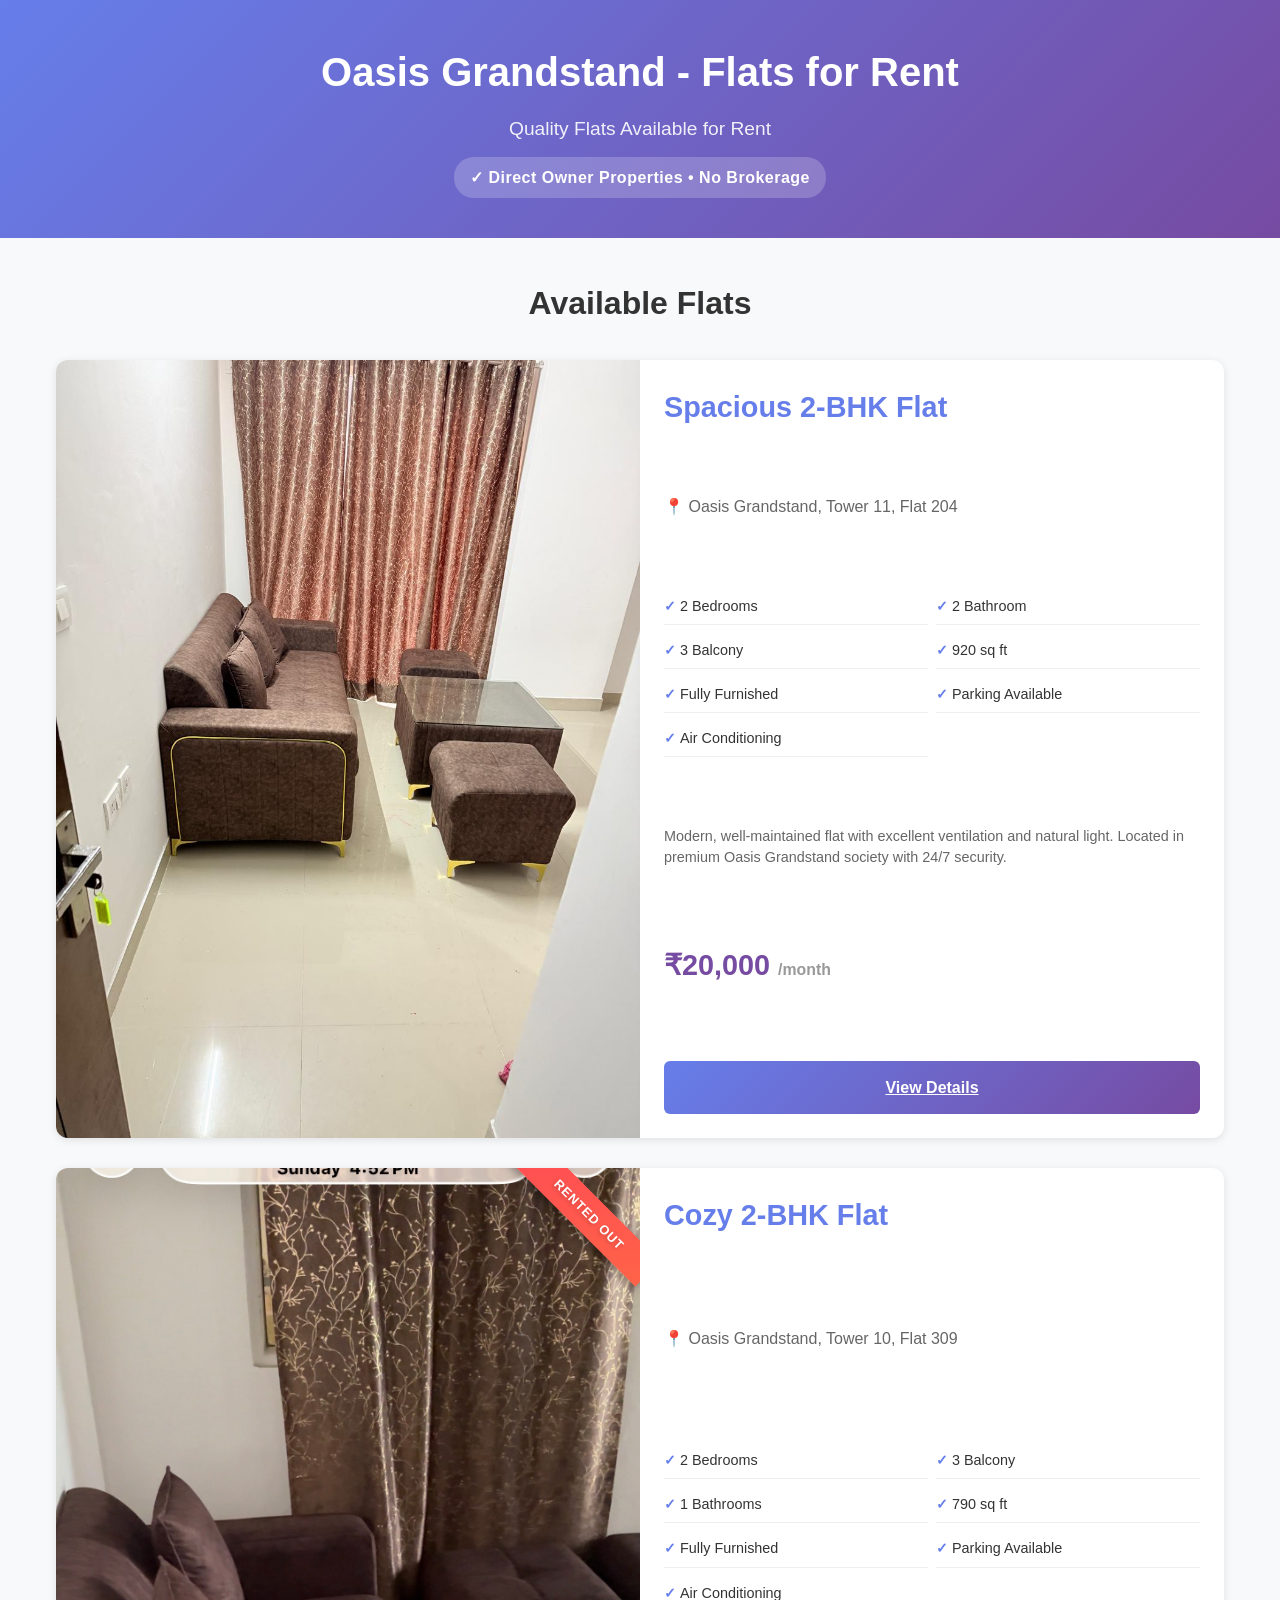
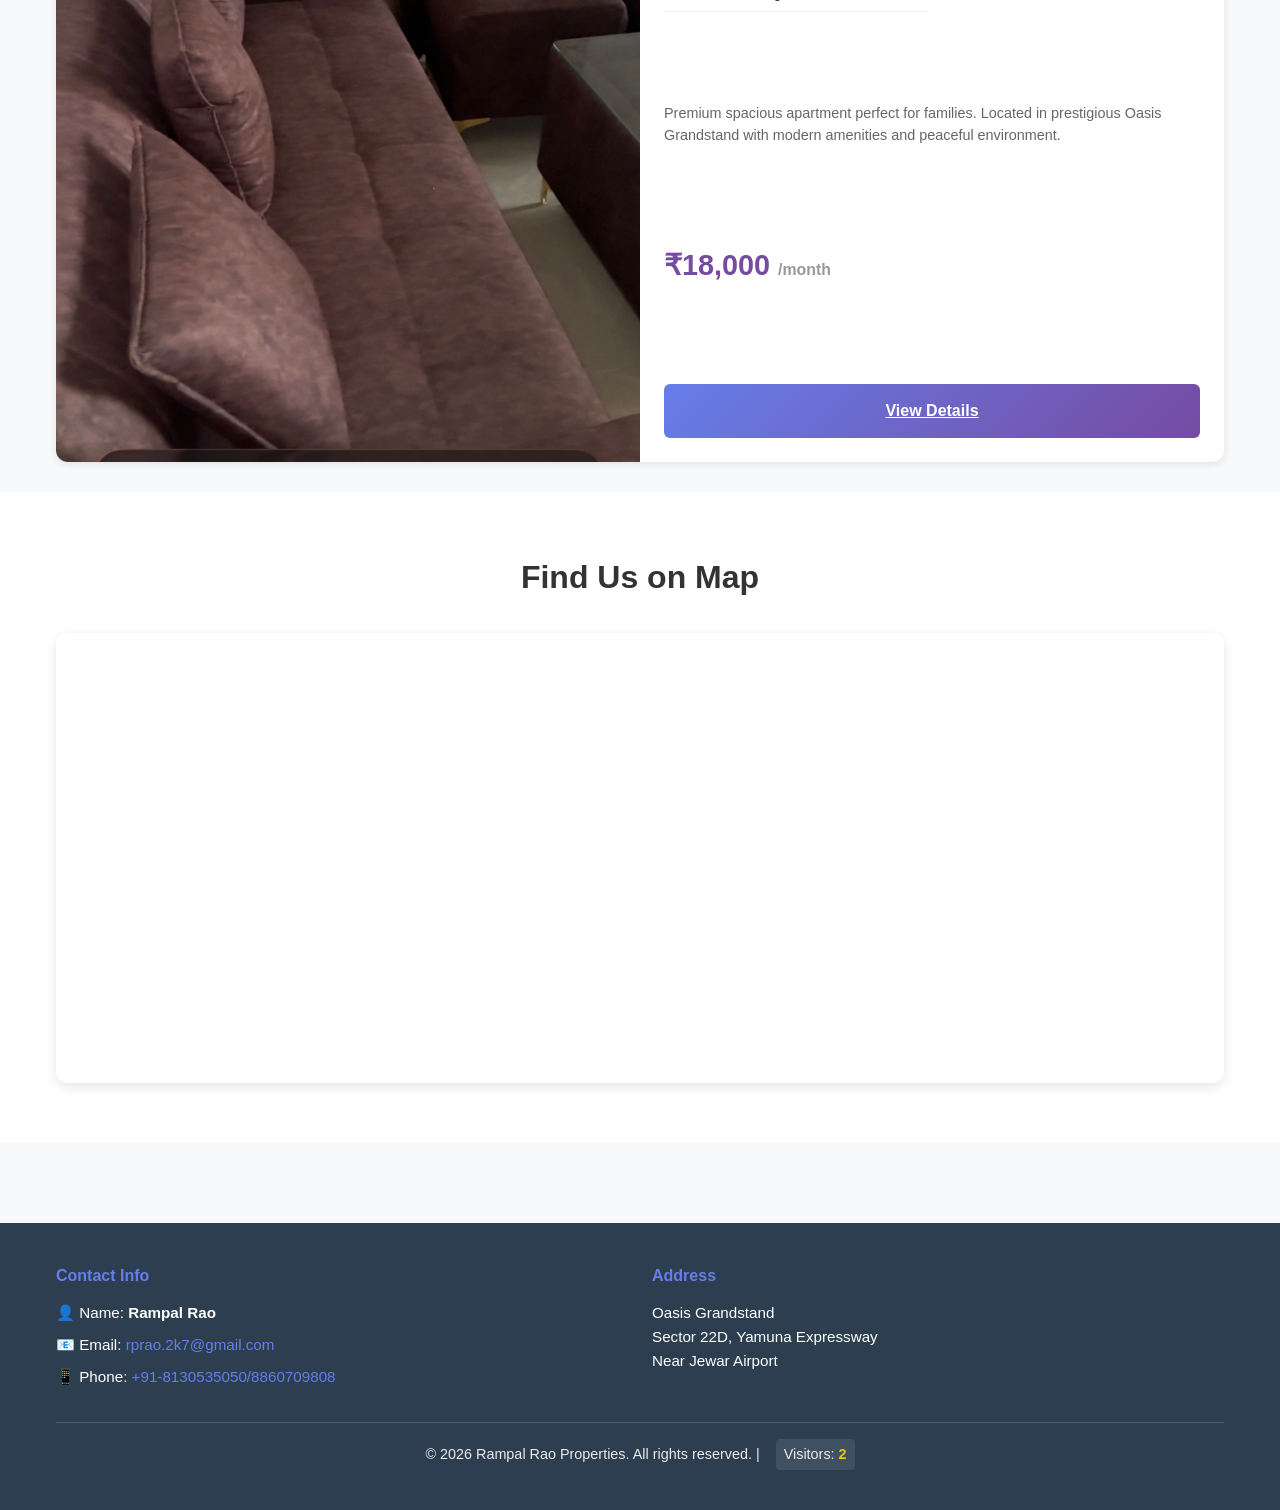
<file: index.html>
<!DOCTYPE html>
<html lang="en">
<head>
    <meta charset="UTF-8">
    <meta name="viewport" content="width=device-width, initial-scale=1.0">
    <title>Flats for Rent in Oasis Grandstand, Yamuna Expressway | Direct Owner</title>
    <meta name="description" content="Direct owner 2-BHK furnished flats for rent in Oasis Grandstand, Sector 22D, Yamuna Expressway near Jewar Airport. No brokerage. View rent, photos, amenities, and contact details.">
    <meta name="robots" content="index, follow">
    <meta name="author" content="Rampal Rao Properties">
    <meta name="keywords" content="Oasis Grandstand flat for rent, flats for rent Yamuna Expressway, 2 BHK rent Sector 22D, no brokerage flat rent, Jewar Airport rental flat">
    <link rel="canonical" href="https://rentmyflat.co.in/">
    <meta property="og:type" content="website">
    <meta property="og:title" content="Flats for Rent in Oasis Grandstand, Yamuna Expressway">
    <meta property="og:description" content="Direct owner furnished 2-BHK flats for rent in Oasis Grandstand, Sector 22D, Yamuna Expressway. No brokerage.">
    <meta property="og:url" content="https://rentmyflat.co.in/">
    <meta property="og:image" content="https://rentmyflat.co.in/images/flat1-1.jpg">
    <meta property="og:site_name" content="Rent My Flat">
    <meta name="twitter:card" content="summary_large_image">
    <meta name="twitter:title" content="Flats for Rent in Oasis Grandstand, Yamuna Expressway">
    <meta name="twitter:description" content="Direct owner furnished 2-BHK flats for rent in Oasis Grandstand. No brokerage.">
    <meta name="twitter:image" content="https://rentmyflat.co.in/images/flat1-1.jpg">
    <link rel="stylesheet" href="styles.css">
    <script type="application/ld+json">
    {
        "@context": "https://schema.org",
        "@type": "RealEstateAgent",
        "name": "Rampal Rao Properties",
        "url": "https://rentmyflat.co.in/",
        "image": "https://rentmyflat.co.in/images/flat1-1.jpg",
        "telephone": "+91-8130535050",
        "email": "rprao.2k7@gmail.com",
        "address": {
            "@type": "PostalAddress",
            "streetAddress": "Oasis Grandstand, Sector 22D, Yamuna Expressway",
            "addressLocality": "Greater Noida",
            "addressRegion": "Uttar Pradesh",
            "addressCountry": "IN"
        },
        "areaServed": "Yamuna Expressway",
        "makesOffer": [
            {
                "@type": "Offer",
                "url": "https://rentmyflat.co.in/phoenix-204.html",
                "price": "20000",
                "priceCurrency": "INR",
                "availability": "https://schema.org/InStock",
                "itemOffered": {
                    "@type": "Apartment",
                    "name": "2-BHK Furnished Flat in Oasis Grandstand Tower 11 Flat 204",
                    "address": "Oasis Grandstand, Sector 22D, Yamuna Expressway, Greater Noida",
                    "floorSize": {
                        "@type": "QuantitativeValue",
                        "value": "920",
                        "unitCode": "FTK"
                    },
                    "numberOfRooms": 2
                }
            },
            {
                "@type": "Offer",
                "url": "https://rentmyflat.co.in/sepang-309.html",
                "price": "18000",
                "priceCurrency": "INR",
                "availability": "https://schema.org/SoldOut",
                "itemOffered": {
                    "@type": "Apartment",
                    "name": "2-BHK Furnished Flat in Oasis Grandstand Tower 10 Flat 309",
                    "address": "Oasis Grandstand, Sector 22D, Yamuna Expressway, Greater Noida",
                    "floorSize": {
                        "@type": "QuantitativeValue",
                        "value": "790",
                        "unitCode": "FTK"
                    },
                    "numberOfRooms": 2
                }
            }
        ]
    }
    </script>
</head>
<body>
<header>
    <div class="container">
        <h1>Oasis Grandstand - Flats for Rent</h1>
        <p class="tagline">Quality Flats Available for Rent</p>
        <p class="direct-owner-badge">✓ Direct Owner Properties • No Brokerage</p>
    </div>
</header>

<nav class="mobile-nav">
    <a href="#listings" class="nav-link">Listings</a>
    <a href="#contact" class="nav-link">Contact</a>
</nav>

<main>
    <div class="container">
        <section class="listings" id="listings">
            <h2>Available Flats</h2>

            <div class="flat-card">
                <div class="flat-image-wrapper">
                    <img src="images/flat1-1.jpg" alt="Spacious 2-Bedroom Flat">
                    <!--<div class="rented-out-strip">RENTED OUT</div>-->
                </div>
                <div class="flat-details">
                    <h3>Spacious 2-BHK Flat</h3>
                    <p class="location">📍 Oasis Grandstand, Tower 11, Flat 204</p>
                    <ul class="features">
                        <li>2 Bedrooms</li>
                        <li>2 Bathroom</li>
                        <li>3 Balcony</li>
                        <li>920 sq ft</li>
                        <li>Fully Furnished</li>
                        <li>Parking Available</li>
                        <li>Air Conditioning</li>
                    </ul>
                    <p class="description">Modern, well-maintained flat with excellent ventilation and natural light. Located in premium Oasis Grandstand society with 24/7 security.</p>
                    <p class="price">₹20,000 <span class="period">/month</span></p>
                    <a class="btn btn-primary" href="phoenix-204.html">View Details</a>
                </div>
            </div>

            <div class="flat-card">
                <div class="flat-image-wrapper">
                    <img src="images/flat2-1.jpg" alt="Cozy 3-Bedroom Flat">
                    <div class="rented-out-strip">RENTED OUT</div>
                </div>
                <div class="flat-details">
                    <h3>Cozy 2-BHK Flat</h3>
                    <p class="location">📍 Oasis Grandstand, Tower 10, Flat 309</p>
                    <ul class="features">
                        <li>2 Bedrooms</li>
                        <li>3 Balcony</li>
                        <li>1 Bathrooms</li>
                        <li>790 sq ft</li>
                        <li>Fully Furnished</li>
                        <li>Parking Available</li>
                        <li>Air Conditioning</li>
                    </ul>
                    <p class="description">Premium spacious apartment perfect for families. Located in prestigious Oasis Grandstand with modern amenities and peaceful environment.</p>
                    <p class="price">₹18,000 <span class="period">/month</span></p>
                    <a class="btn btn-primary" href="sepang-309.html">View Details</a>
                </div>
            </div>
        </section>
    </div>
        <!-- Google Map Section -->
        <section class="map-section">
            <div class="container">
                <h2>Find Us on Map</h2>
                <div class="map-container">
                    <iframe src="https://maps.google.com/maps?q=oasis+grandstand+yamuna+expressway&t=&z=13&ie=UTF8&iwloc=&output=embed" width="100%" height="450" style="border:0;" allowfullscreen="" loading="lazy" referrerpolicy="no-referrer-when-downgrade"></iframe>
                </div>
            </div>
        </section>
    </main>

<footer id="contact">
    <div class="container">
        <div class="footer-content">
            <div class="footer-section">
                <h4>Contact Info</h4>
                <p>👤 Name: <strong>Rampal Rao</strong></p>
                <p>📧 Email: <a href="mailto:contact@rprao.2k7@gmail.com">rprao.2k7@gmail.com</a></p>
                <p>📱 Phone: <a href="tel:+91-8130535050">+91-8130535050/8860709808</a></p>
            </div>
            <div class="footer-section">
                <h4>Address</h4>
                <p>Oasis Grandstand<br />Sector 22D, Yamuna Expressway<br />Near Jewar Airport</p>
            </div>
        </div>
        <p class="copyright">&copy; 2026 Rampal Rao Properties. All rights reserved. | <span id="visit-counter">Visitors: <strong>0</strong></span></p>
    </div>
</footer>

<script src="counter.js"></script>
</body>
</html>
</file>
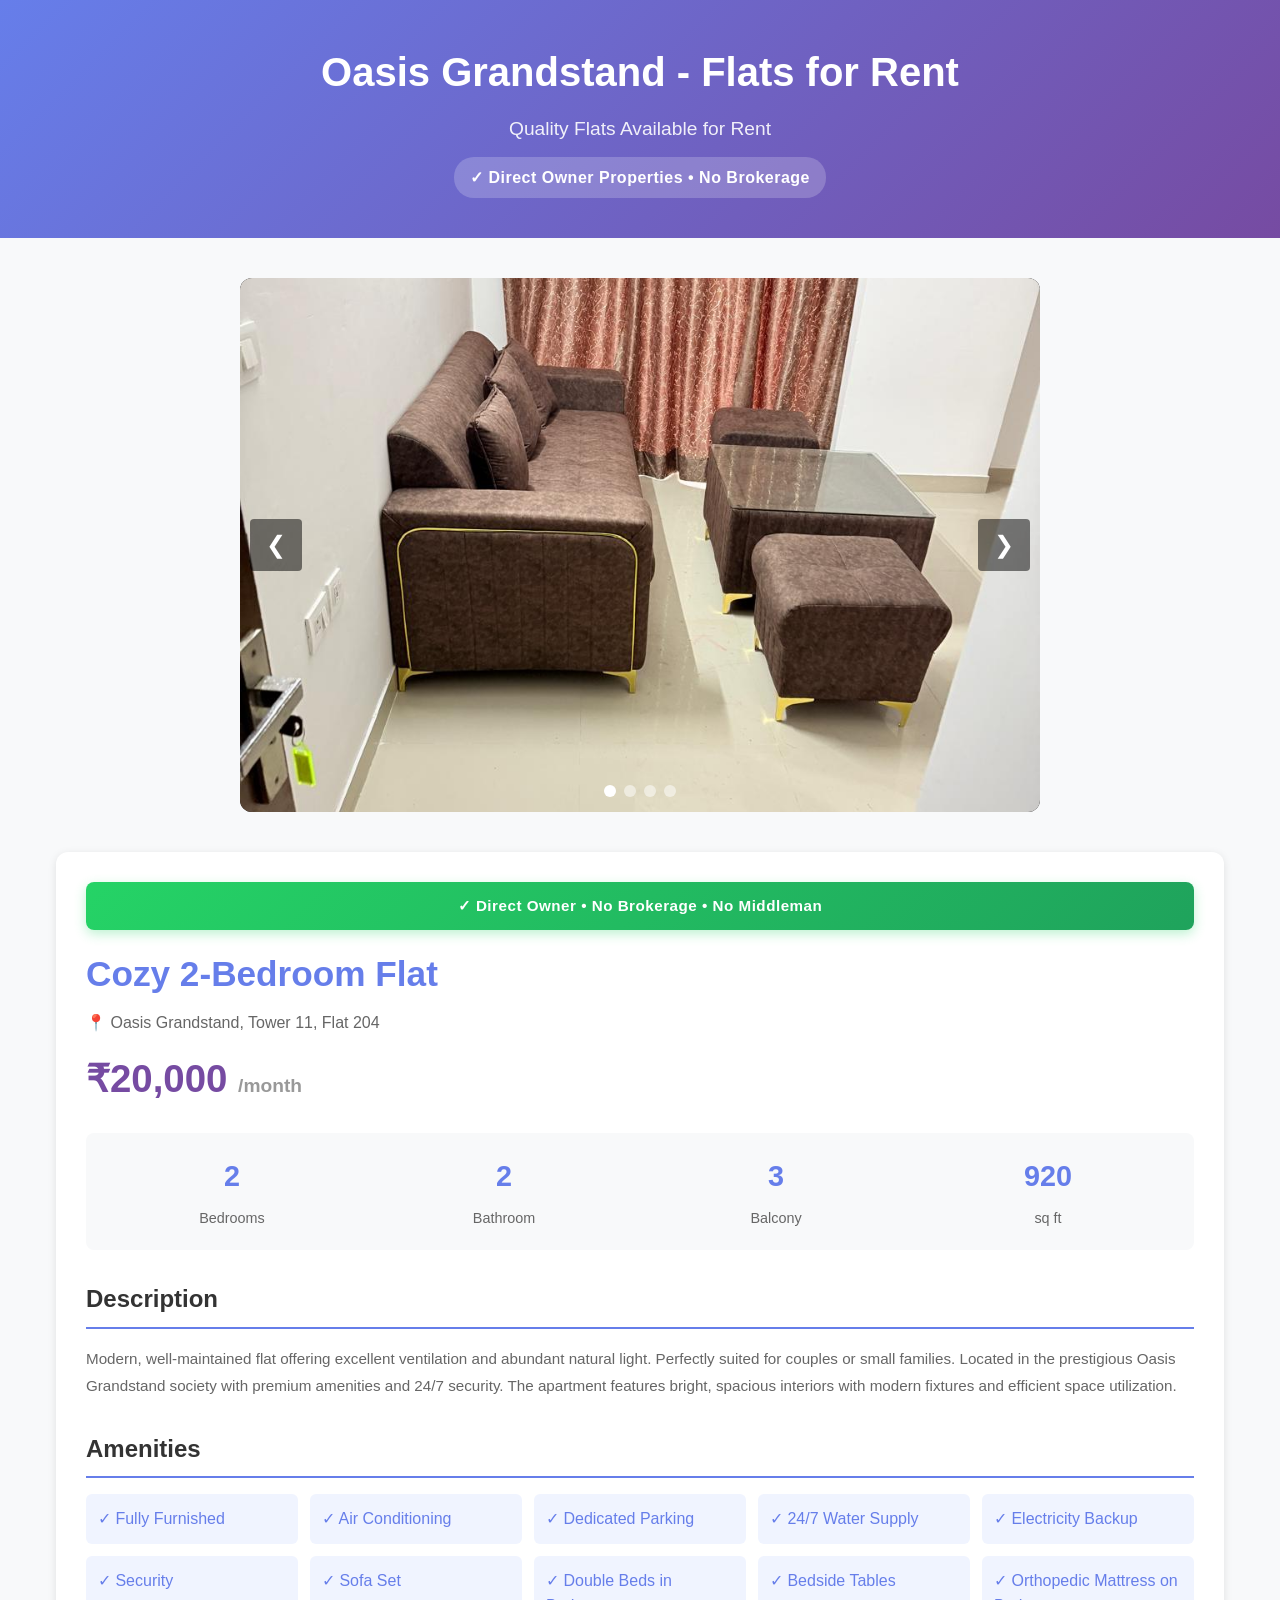
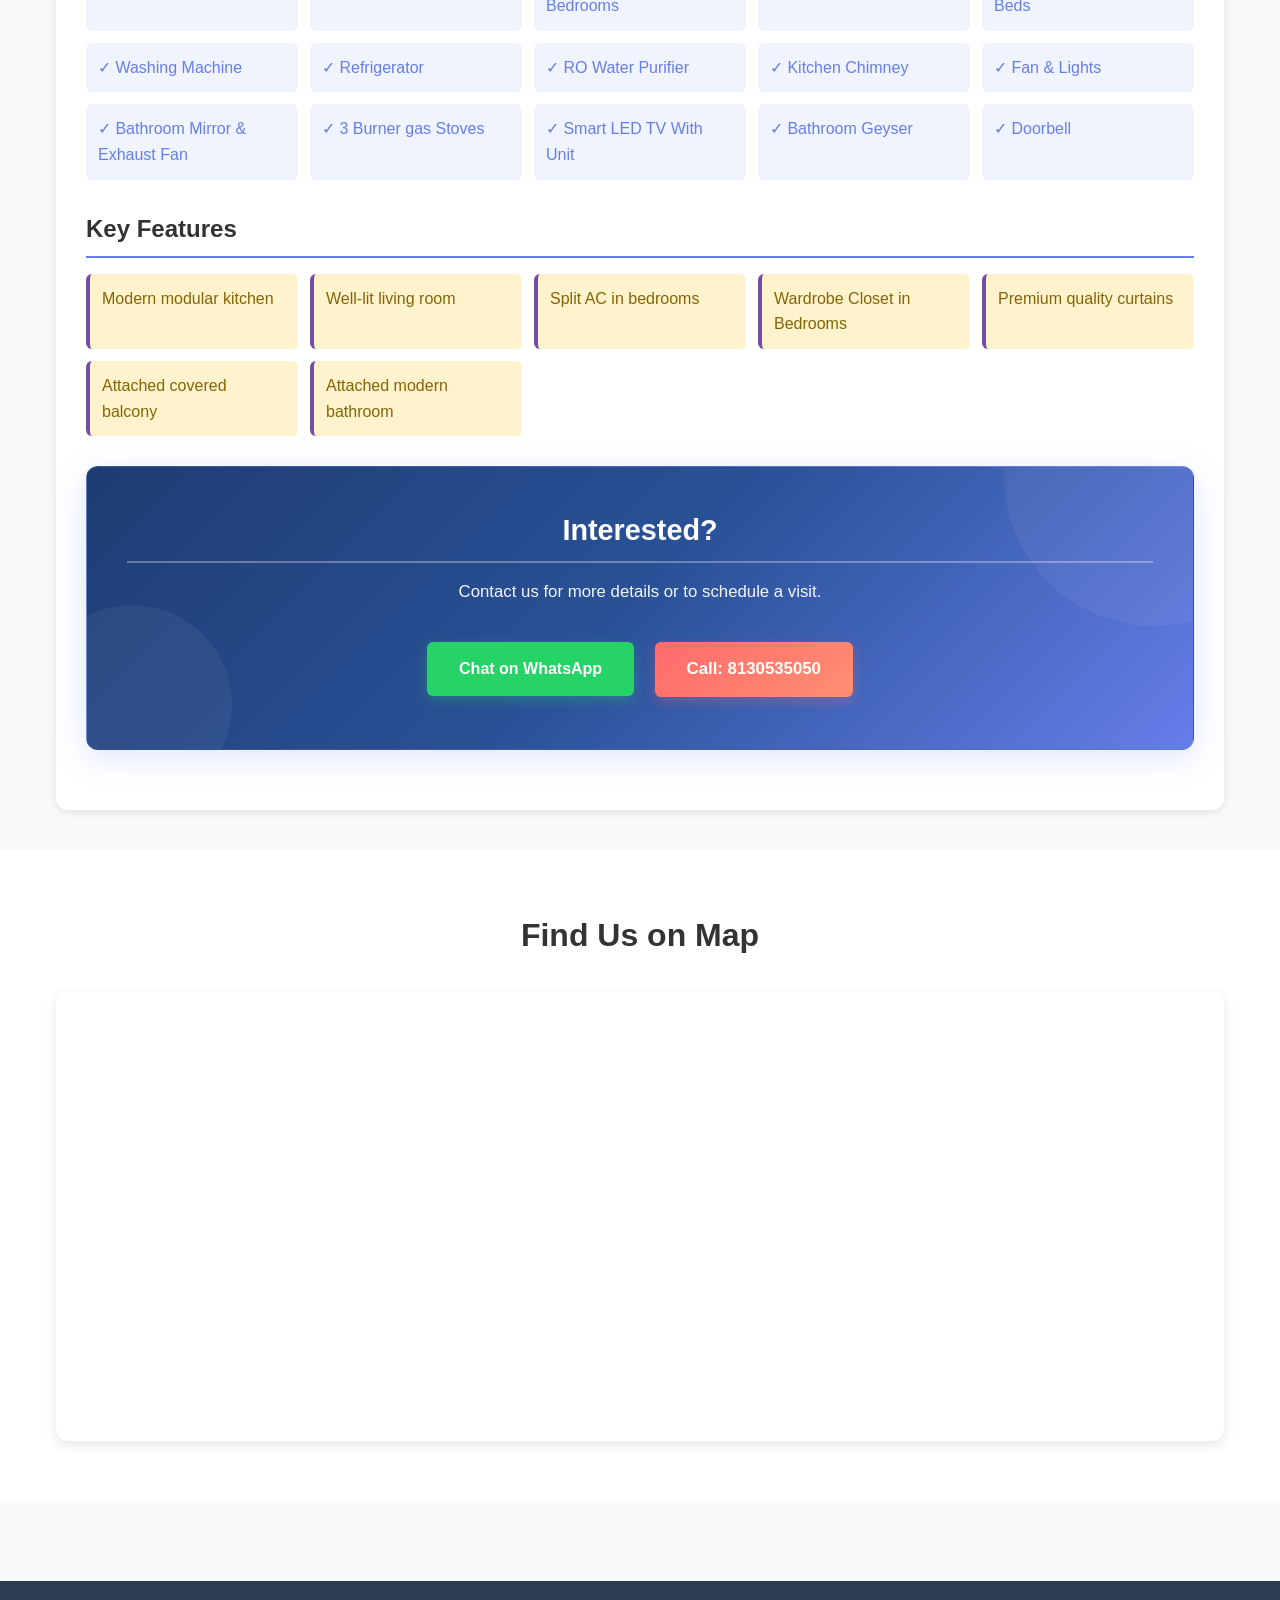
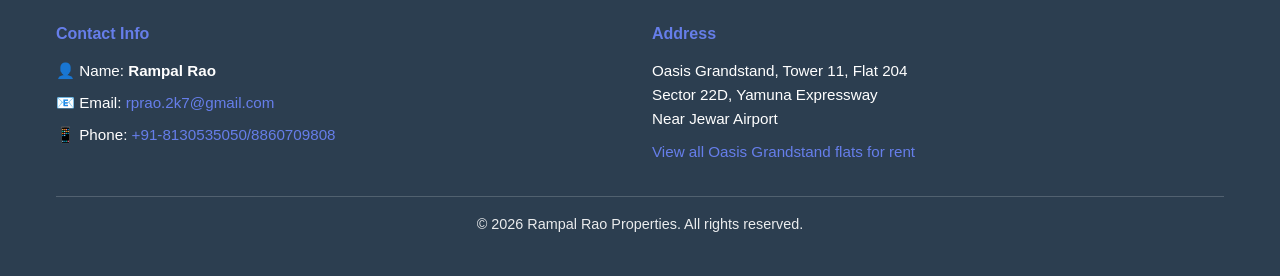
<file: phoenix-204.html>
<!DOCTYPE html>
<html lang="en">
<head>
    <meta charset="UTF-8">
    <meta name="viewport" content="width=device-width, initial-scale=1.0">
    <title>2-BHK Furnished Flat for Rent in Oasis Grandstand Tower 11 | No Brokerage</title>
    <meta name="description" content="2-BHK fully furnished flat for rent in Oasis Grandstand Tower 11, Flat 204, Sector 22D, Yamuna Expressway. Direct owner listing, no brokerage, 920 sq ft, parking, AC, and security.">
    <meta name="robots" content="index, follow">
    <meta name="author" content="Rampal Rao Properties">
    <meta name="keywords" content="Oasis Grandstand Tower 11 flat rent, Flat 204 Oasis Grandstand, 2 BHK furnished flat Yamuna Expressway, no brokerage rental flat Greater Noida">
    <link rel="canonical" href="https://rentmyflat.co.in/phoenix-204.html">
    <meta property="og:type" content="product">
    <meta property="og:title" content="2-BHK Furnished Flat for Rent in Oasis Grandstand Tower 11">
    <meta property="og:description" content="Direct owner 2-BHK furnished flat for rent in Oasis Grandstand Tower 11, Flat 204. No brokerage.">
    <meta property="og:url" content="https://rentmyflat.co.in/phoenix-204.html">
    <meta property="og:image" content="https://rentmyflat.co.in/images/flat1-1.jpg">
    <meta property="og:site_name" content="Rent My Flat">
    <meta name="twitter:card" content="summary_large_image">
    <meta name="twitter:title" content="2-BHK Furnished Flat for Rent in Oasis Grandstand Tower 11">
    <meta name="twitter:description" content="Direct owner listing. 920 sq ft furnished flat with parking, AC, and 24/7 security.">
    <meta name="twitter:image" content="https://rentmyflat.co.in/images/flat1-1.jpg">
    <link rel="stylesheet" href="styles.css">
    <link rel="stylesheet" href="property.css">
    <script type="application/ld+json">
    {
        "@context": "https://schema.org",
        "@type": "Apartment",
        "name": "2-BHK Furnished Flat for Rent in Oasis Grandstand Tower 11 Flat 204",
        "description": "Modern 2-BHK furnished flat for rent in Oasis Grandstand Tower 11, Flat 204, with excellent ventilation, natural light, parking, air conditioning, and 24/7 security.",
        "url": "https://rentmyflat.co.in/phoenix-204.html",
        "image": [
            "https://rentmyflat.co.in/images/flat1-1.jpg",
            "https://rentmyflat.co.in/images/flat1-2.jpg",
            "https://rentmyflat.co.in/images/flat1-3.jpg"
        ],
        "address": {
            "@type": "PostalAddress",
            "streetAddress": "Oasis Grandstand, Tower 11, Flat 204, Sector 22D, Yamuna Expressway",
            "addressLocality": "Greater Noida",
            "addressRegion": "Uttar Pradesh",
            "addressCountry": "IN"
        },
        "floorSize": {
            "@type": "QuantitativeValue",
            "value": "920",
            "unitCode": "FTK"
        },
        "numberOfRooms": 2,
        "amenityFeature": [
            {"@type": "LocationFeatureSpecification", "name": "Fully Furnished", "value": true},
            {"@type": "LocationFeatureSpecification", "name": "Air Conditioning", "value": true},
            {"@type": "LocationFeatureSpecification", "name": "Dedicated Parking", "value": true},
            {"@type": "LocationFeatureSpecification", "name": "24/7 Security", "value": true}
        ],
        "offers": {
            "@type": "Offer",
            "price": "20000",
            "priceCurrency": "INR",
            "availability": "https://schema.org/InStock",
            "url": "https://rentmyflat.co.in/phoenix-204.html",
            "seller": {
                "@type": "RealEstateAgent",
                "name": "Rampal Rao Properties",
                "telephone": "+91-8130535050",
                "email": "rprao.2k7@gmail.com"
            }
        }
    }
    </script>
</head>
<body>
    <header>
        <div class="container">
            <h1>Oasis Grandstand - Flats for Rent</h1>
            <p class="tagline">Quality Flats Available for Rent</p>
            <p class="direct-owner-badge">✓ Direct Owner Properties • No Brokerage</p>
        </div>
    </header>

    <nav class="mobile-nav">
        <a href="index.html" class="nav-link">← Back</a>
        <a href="#contact" class="nav-link">Contact</a>
    </nav>

    <main>
        <div class="container">
            <section class="property-detail">
                <!-- Image Slider -->
                <div class="slider-container">
                    <div class="slider">
                        <img class="slide active" src="images/flat1-1.jpg" alt="Living Room">
                        <img class="slide" src="images/flat1-2.jpg" alt="Master Bedroom">
                        <img class="slide" src="images/flat1-3.jpg" alt="Kitchen">
                        <img class="slide" src="images/flat1-4.jpg" alt="Bathroom1">
                        <img class="slide" src="images/flat1-5.jpg" alt="Bathroom-1">
                        <img class="slide" src="images/flat1-6.jpg" alt="Bathroom-2">
                        <img class="slide" src="images/flat1-7.jpg" alt="Kitchen-1">
                        <img class="slide" src="images/flat1-8.jpg" alt="Kitchen-2">
                        <img class="slide" src="images/flat1-9.jpg" alt="TV Unit">
                        <img class="slide" src="images/flat1-10.jpg" alt="Balcony View">

                    </div>
                    <button class="slider-btn prev" onclick="changeSlide(-1)">❮</button>
                    <button class="slider-btn next" onclick="changeSlide(1)">❯</button>
                    <div class="slider-dots">
                        <span class="dot active" onclick="currentSlide(0)"></span>
                        <span class="dot" onclick="currentSlide(1)"></span>
                        <span class="dot" onclick="currentSlide(2)"></span>
                        <span class="dot" onclick="currentSlide(3)"></span>
                    </div>
                </div>

                <!-- Video Section -->
                <!--<div class="video-section">
                    <h2>📹 Virtual Tour</h2>
                    <div class="video-container">
                        <iframe width="100%" height="500" src="https://www.youtube.com/embed/dQw4w9WgXcQ" allow="accelerometer; autoplay; clipboard-write; encrypted-media; gyroscope; picture-in-picture" allowfullscreen></iframe>
                    </div>
                    <p class="video-description">Watch a complete virtual tour of our beautiful 2-bedroom flat. See the spacious living areas, modern kitchen, comfortable bedrooms, and premium amenities.</p>
                </div>-->

                <!-- Property Details -->
                <div class="property-info">
                    <div class="no-brokerage-badge">✓ Direct Owner • No Brokerage • No Middleman</div>
                    <h1>Cozy 2-Bedroom Flat</h1>
                    <p class="location">📍 Oasis Grandstand, Tower 11, Flat 204</p>
                    <p class="price-large">₹20,000 <span class="period">/month</span></p>

                    <!-- Basic Info -->
                    <div class="property-stats">
                        <div class="stat">
                            <span class="stat-value">2</span>
                            <span class="stat-label">Bedrooms</span>
                        </div>
                        <div class="stat">
                            <span class="stat-value">2</span>
                            <span class="stat-label">Bathroom</span>
                        </div>
                        <div class="stat">
                            <span class="stat-value">3</span>
                            <span class="stat-label">Balcony</span>
                        </div>
                        <div class="stat">
                            <span class="stat-value">920</span>
                            <span class="stat-label">sq ft</span>
                        </div>
                    </div>

                    <!-- Description -->
                    <div class="description-section">
                        <h2>Description</h2>
                        <p>Modern, well-maintained flat offering excellent ventilation and abundant natural light. Perfectly suited for couples or small families. Located in the prestigious Oasis Grandstand society with premium amenities and 24/7 security. The apartment features bright, spacious interiors with modern fixtures and efficient space utilization.</p>
                    </div>

                    <!-- Amenities -->
                    <div class="amenities-section">
                        <h2>Amenities</h2>
                        <ul class="amenities-list">
                            <li>✓ Fully Furnished</li>
                            <li>✓ Air Conditioning</li>
                            <li>✓ Dedicated Parking</li>
                            <li>✓ 24/7 Water Supply</li>
                            <li>✓ Electricity Backup</li>
                            <li>✓ Security</li>
                            <li>✓ Sofa Set</li>
                            <li>✓ Double Beds in Bedrooms</li>
                            <li>✓ Bedside Tables</li>
                            <li>✓ Orthopedic Mattress on Beds</li>
                            <li>✓ Washing Machine</li>
                            <li>✓ Refrigerator</li>
                            <li>✓ RO Water Purifier</li>
                            <li>✓ Kitchen Chimney</li>
                            <li>✓ Fan & Lights</li>
                            <li>✓ Bathroom Mirror & Exhaust Fan</li>
                            <li>✓ 3 Burner gas Stoves</li>
                            <li>✓ Smart LED TV With Unit </li>
                            <li>✓ Bathroom Geyser</li>
                            <li>✓ Doorbell</li>
                        </ul>
                    </div>

                    <!-- Features -->
                    <div class="features-section">
                        <h2>Key Features</h2>
                        <ul class="features-list">
                            <li>Modern modular kitchen</li>
                            <li>Well-lit living room</li>
                            <li>Split AC in bedrooms</li>
                            <li>Wardrobe Closet in Bedrooms</li>
                            <li>Premium quality curtains</li>
                            <li>Attached covered balcony</li>
                            <li>Attached modern bathroom</li>
                        </ul>
                    </div>

                    <!-- Contact -->
                    <div class="contact-section">
                        <h2>Interested?</h2>
                        <p>Contact us for more details or to schedule a visit.</p>
                        <a class="whatsapp" href="https://wa.me/918130535050" target="_blank">Chat on WhatsApp</a>
                        <a class="btn btn-primary btn-large" href="tel:+918130535050">Call: 8130535050</a>
                    </div>
                </div>
            </section>
        </div>

        <!-- Google Map Section -->
        <section class="map-section">
            <div class="container">
                <h2>Find Us on Map</h2>
                <div class="map-container">
                    <iframe src="https://maps.google.com/maps?q=oasis+grandstand+yamuna+expressway&t=&z=13&ie=UTF8&iwloc=&output=embed" width="100%" height="450" style="border:0;" allowfullscreen="" loading="lazy" referrerpolicy="no-referrer-when-downgrade"></iframe>
                </div>
            </div>
        </section>
    </main>

<footer id="contact">
        <div class="container">
            <div class="footer-content">
                <div class="footer-section">
                    <h4>Contact Info</h4>
                    <p>👤 Name: <strong>Rampal Rao</strong></p>
                    <p>📧 Email: <a href="mailto:contact@rprao.2k7@gmail.com">rprao.2k7@gmail.com</a></p>
                    <p>📱 Phone: <a href="tel:+91-8130535050">+91-8130535050/8860709808</a></p>
                </div>
                <div class="footer-section">
                    <h4>Address</h4>
                    <p>Oasis Grandstand, Tower 11, Flat 204<br />Sector 22D, Yamuna Expressway<br />Near Jewar Airport</p>
                    <p><a href="https://rentmyflat.co.in/">View all Oasis Grandstand flats for rent</a></p>
                </div>
            </div>
            <p class="copyright">&copy; 2026 Rampal Rao Properties. All rights reserved.</p>
        </div>
    </footer>

    <script src="property.js"></script>
</body>
</html>
</file>
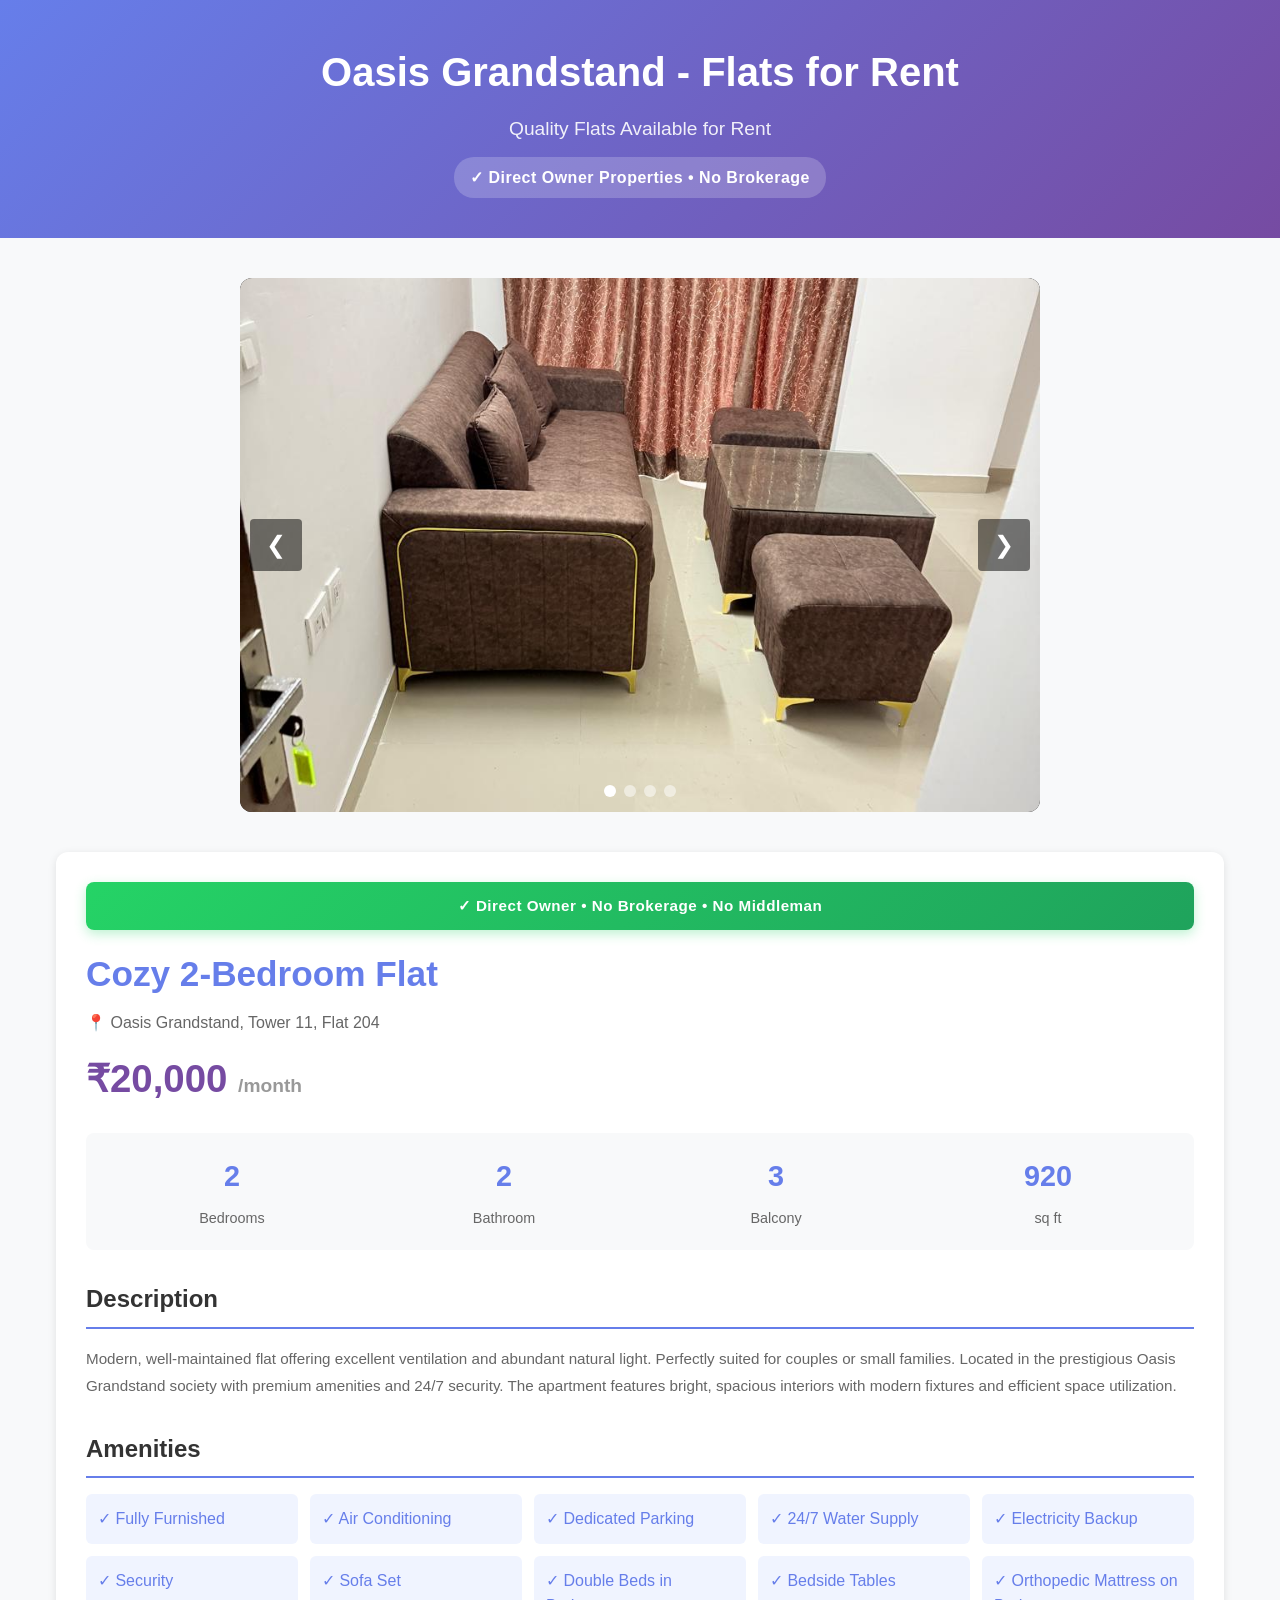
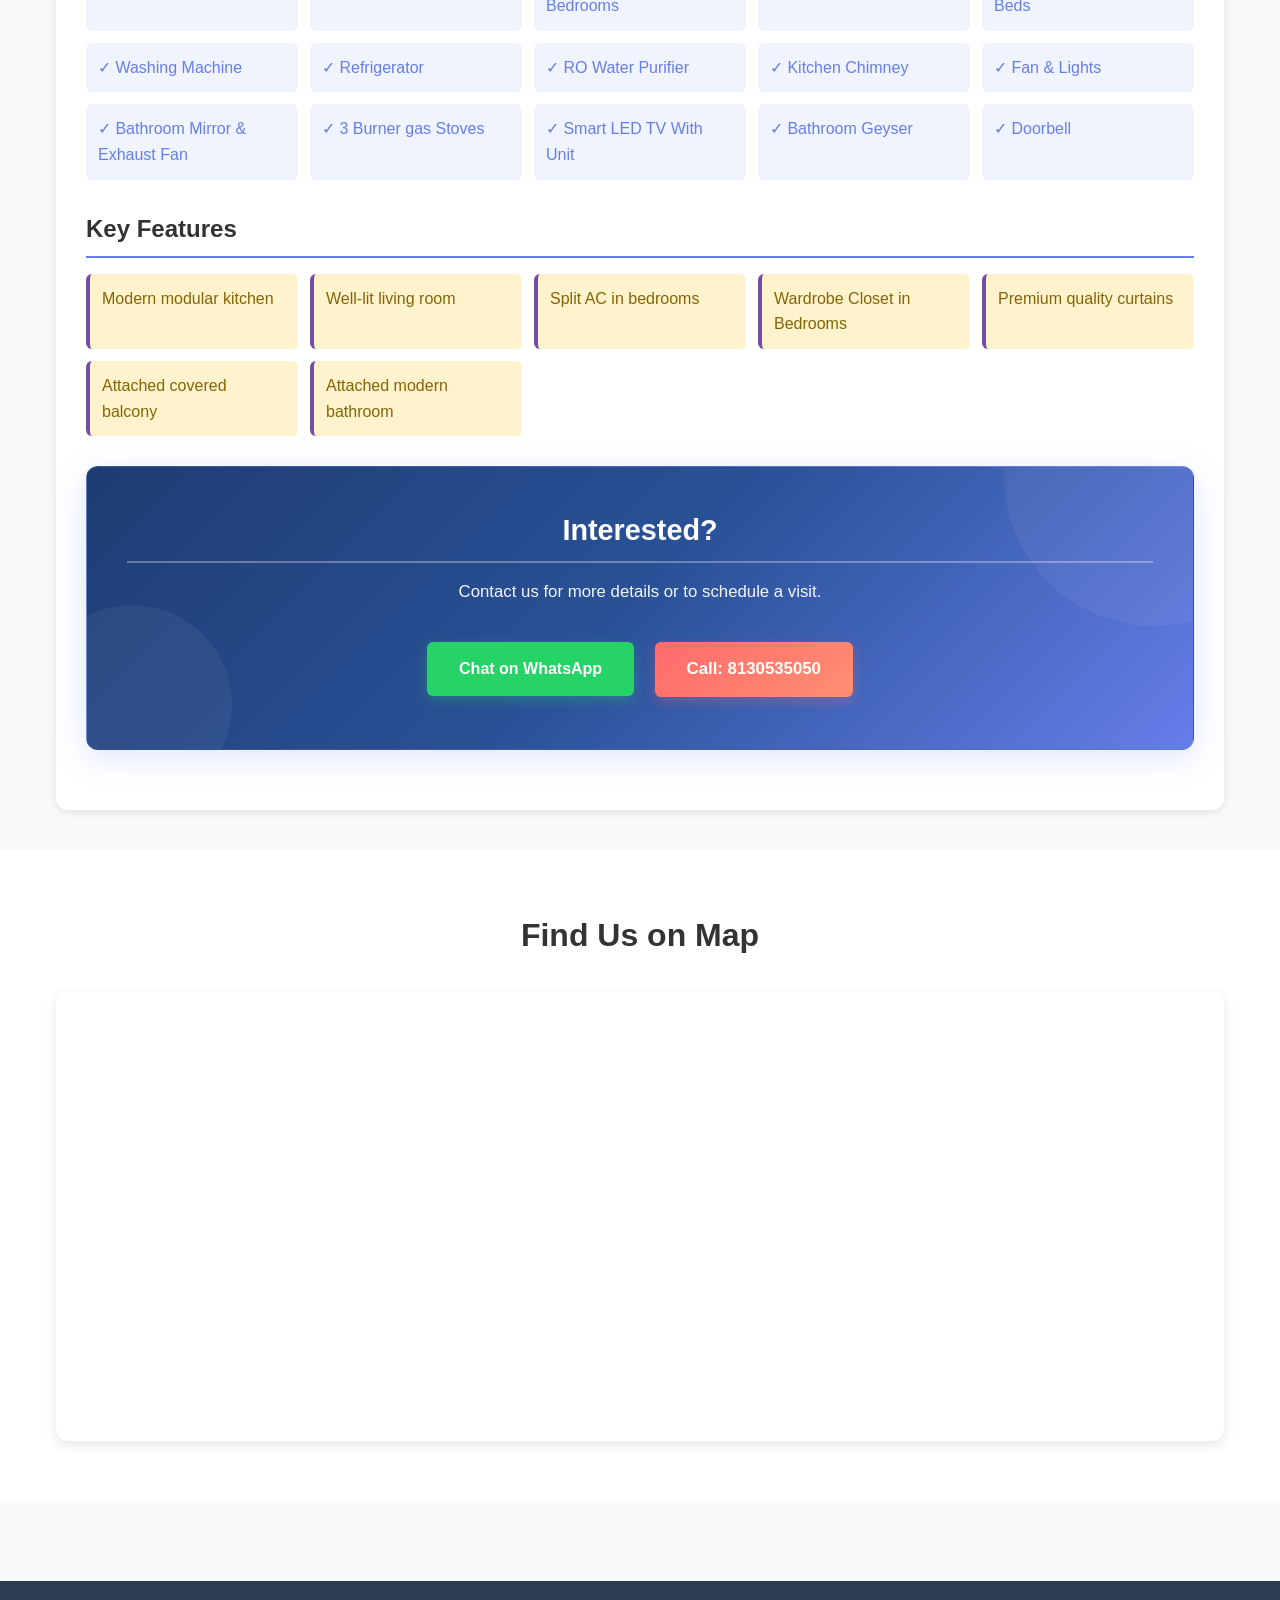
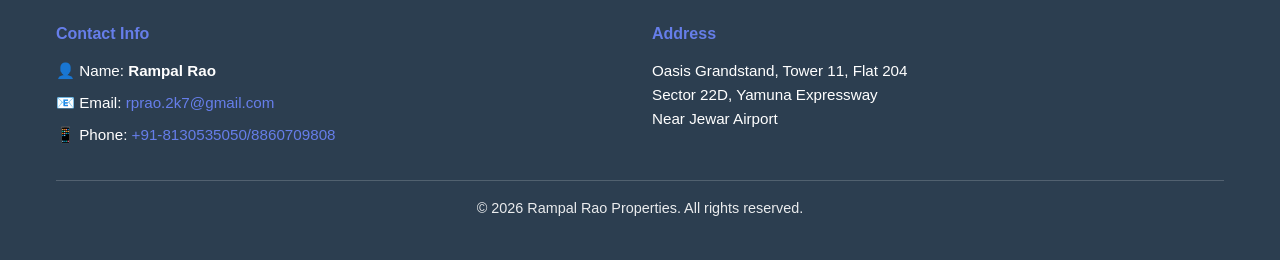
<file: property1.html>
<!DOCTYPE html>
<html lang="en">
<head>
    <meta charset="UTF-8">
    <meta name="viewport" content="width=device-width, initial-scale=1.0">
    <title>Spacious 2-BHK Flat</title>
    <link rel="stylesheet" href="styles.css">
    <link rel="stylesheet" href="property.css">
</head>
<body>
    <header>
        <div class="container">
            <h1>Oasis Grandstand - Flats for Rent</h1>
            <p class="tagline">Quality Flats Available for Rent</p>
            <p class="direct-owner-badge">✓ Direct Owner Properties • No Brokerage</p>
        </div>
    </header>

    <nav class="mobile-nav">
        <a href="index.html" class="nav-link">← Back</a>
        <a href="#contact" class="nav-link">Contact</a>
    </nav>

    <main>
        <div class="container">
            <section class="property-detail">
                <!-- Image Slider -->
                <div class="slider-container">
                    <div class="slider">
                        <img class="slide active" src="images/flat1-1.jpg" alt="Living Room">
                        <img class="slide" src="images/flat1-2.jpg" alt="Master Bedroom">
                        <img class="slide" src="images/flat1-3.jpg" alt="Kitchen">
                        <img class="slide" src="images/flat1-4.jpg" alt="Bathroom1">
                        <img class="slide" src="images/flat1-5.jpg" alt="Bathroom-1">
                        <img class="slide" src="images/flat1-6.jpg" alt="Bathroom-2">
                        <img class="slide" src="images/flat1-7.jpg" alt="Kitchen-1">
                        <img class="slide" src="images/flat1-8.jpg" alt="Kitchen-2">
                        <img class="slide" src="images/flat1-9.jpg" alt="TV Unit">
                        <img class="slide" src="images/flat1-10.jpg" alt="Balcony View">

                    </div>
                    <button class="slider-btn prev" onclick="changeSlide(-1)">❮</button>
                    <button class="slider-btn next" onclick="changeSlide(1)">❯</button>
                    <div class="slider-dots">
                        <span class="dot active" onclick="currentSlide(0)"></span>
                        <span class="dot" onclick="currentSlide(1)"></span>
                        <span class="dot" onclick="currentSlide(2)"></span>
                        <span class="dot" onclick="currentSlide(3)"></span>
                    </div>
                </div>

                <!-- Video Section -->
                <!--<div class="video-section">
                    <h2>📹 Virtual Tour</h2>
                    <div class="video-container">
                        <iframe width="100%" height="500" src="https://www.youtube.com/embed/dQw4w9WgXcQ" allow="accelerometer; autoplay; clipboard-write; encrypted-media; gyroscope; picture-in-picture" allowfullscreen></iframe>
                    </div>
                    <p class="video-description">Watch a complete virtual tour of our beautiful 2-bedroom flat. See the spacious living areas, modern kitchen, comfortable bedrooms, and premium amenities.</p>
                </div>-->

                <!-- Property Details -->
                <div class="property-info">
                    <div class="no-brokerage-badge">✓ Direct Owner • No Brokerage • No Middleman</div>
                    <h1>Cozy 2-Bedroom Flat</h1>
                    <p class="location">📍 Oasis Grandstand, Tower 11, Flat 204</p>
                    <p class="price-large">₹20,000 <span class="period">/month</span></p>

                    <!-- Basic Info -->
                    <div class="property-stats">
                        <div class="stat">
                            <span class="stat-value">2</span>
                            <span class="stat-label">Bedrooms</span>
                        </div>
                        <div class="stat">
                            <span class="stat-value">2</span>
                            <span class="stat-label">Bathroom</span>
                        </div>
                        <div class="stat">
                            <span class="stat-value">3</span>
                            <span class="stat-label">Balcony</span>
                        </div>
                        <div class="stat">
                            <span class="stat-value">920</span>
                            <span class="stat-label">sq ft</span>
                        </div>
                    </div>

                    <!-- Description -->
                    <div class="description-section">
                        <h2>Description</h2>
                        <p>Modern, well-maintained flat offering excellent ventilation and abundant natural light. Perfectly suited for couples or small families. Located in the prestigious Oasis Grandstand society with premium amenities and 24/7 security. The apartment features bright, spacious interiors with modern fixtures and efficient space utilization.</p>
                    </div>

                    <!-- Amenities -->
                    <div class="amenities-section">
                        <h2>Amenities</h2>
                        <ul class="amenities-list">
                            <li>✓ Fully Furnished</li>
                            <li>✓ Air Conditioning</li>
                            <li>✓ Dedicated Parking</li>
                            <li>✓ 24/7 Water Supply</li>
                            <li>✓ Electricity Backup</li>
                            <li>✓ Security</li>
                            <li>✓ Sofa Set</li>
                            <li>✓ Double Beds in Bedrooms</li>
                            <li>✓ Bedside Tables</li>
                            <li>✓ Orthopedic Mattress on Beds</li>
                            <li>✓ Washing Machine</li>
                            <li>✓ Refrigerator</li>
                            <li>✓ RO Water Purifier</li>
                            <li>✓ Kitchen Chimney</li>
                            <li>✓ Fan & Lights</li>
                            <li>✓ Bathroom Mirror & Exhaust Fan</li>
                            <li>✓ 3 Burner gas Stoves</li>
                            <li>✓ Smart LED TV With Unit </li>
                            <li>✓ Bathroom Geyser</li>
                            <li>✓ Doorbell</li>
                        </ul>
                    </div>

                    <!-- Features -->
                    <div class="features-section">
                        <h2>Key Features</h2>
                        <ul class="features-list">
                            <li>Modern modular kitchen</li>
                            <li>Well-lit living room</li>
                            <li>Split AC in bedrooms</li>
                            <li>Wardrobe Closet in Bedrooms</li>
                            <li>Premium quality curtains</li>
                            <li>Attached covered balcony</li>
                            <li>Attached modern bathroom</li>
                        </ul>
                    </div>

                    <!-- Contact -->
                    <div class="contact-section">
                        <h2>Interested?</h2>
                        <p>Contact us for more details or to schedule a visit.</p>
                        <a class="whatsapp" href="https://wa.me/918130535050" target="_blank">Chat on WhatsApp</a>
                        <a class="btn btn-primary btn-large" href="tel:+918130535050">Call: 8130535050</a>
                    </div>
                </div>
            </section>
        </div>

        <!-- Google Map Section -->
        <section class="map-section">
            <div class="container">
                <h2>Find Us on Map</h2>
                <div class="map-container">
                    <iframe src="https://maps.google.com/maps?q=oasis+grandstand+yamuna+expressway&t=&z=13&ie=UTF8&iwloc=&output=embed" width="100%" height="450" style="border:0;" allowfullscreen="" loading="lazy" referrerpolicy="no-referrer-when-downgrade"></iframe>
                </div>
            </div>
        </section>
    </main>

<footer id="contact">
        <div class="container">
            <div class="footer-content">
                <div class="footer-section">
                    <h4>Contact Info</h4>
                    <p>👤 Name: <strong>Rampal Rao</strong></p>
                    <p>📧 Email: <a href="mailto:contact@rprao.2k7@gmail.com">rprao.2k7@gmail.com</a></p>
                    <p>📱 Phone: <a href="tel:+91-8130535050">+91-8130535050/8860709808</a></p>
                </div>
                <div class="footer-section">
                    <h4>Address</h4>
                    <p>Oasis Grandstand, Tower 11, Flat 204<br />Sector 22D, Yamuna Expressway<br />Near Jewar Airport</p>
                </div>
            </div>
            <p class="copyright">&copy; 2026 Rampal Rao Properties. All rights reserved.</p>
        </div>
    </footer>

    <script src="property.js"></script>
</body>
</html>
</file>
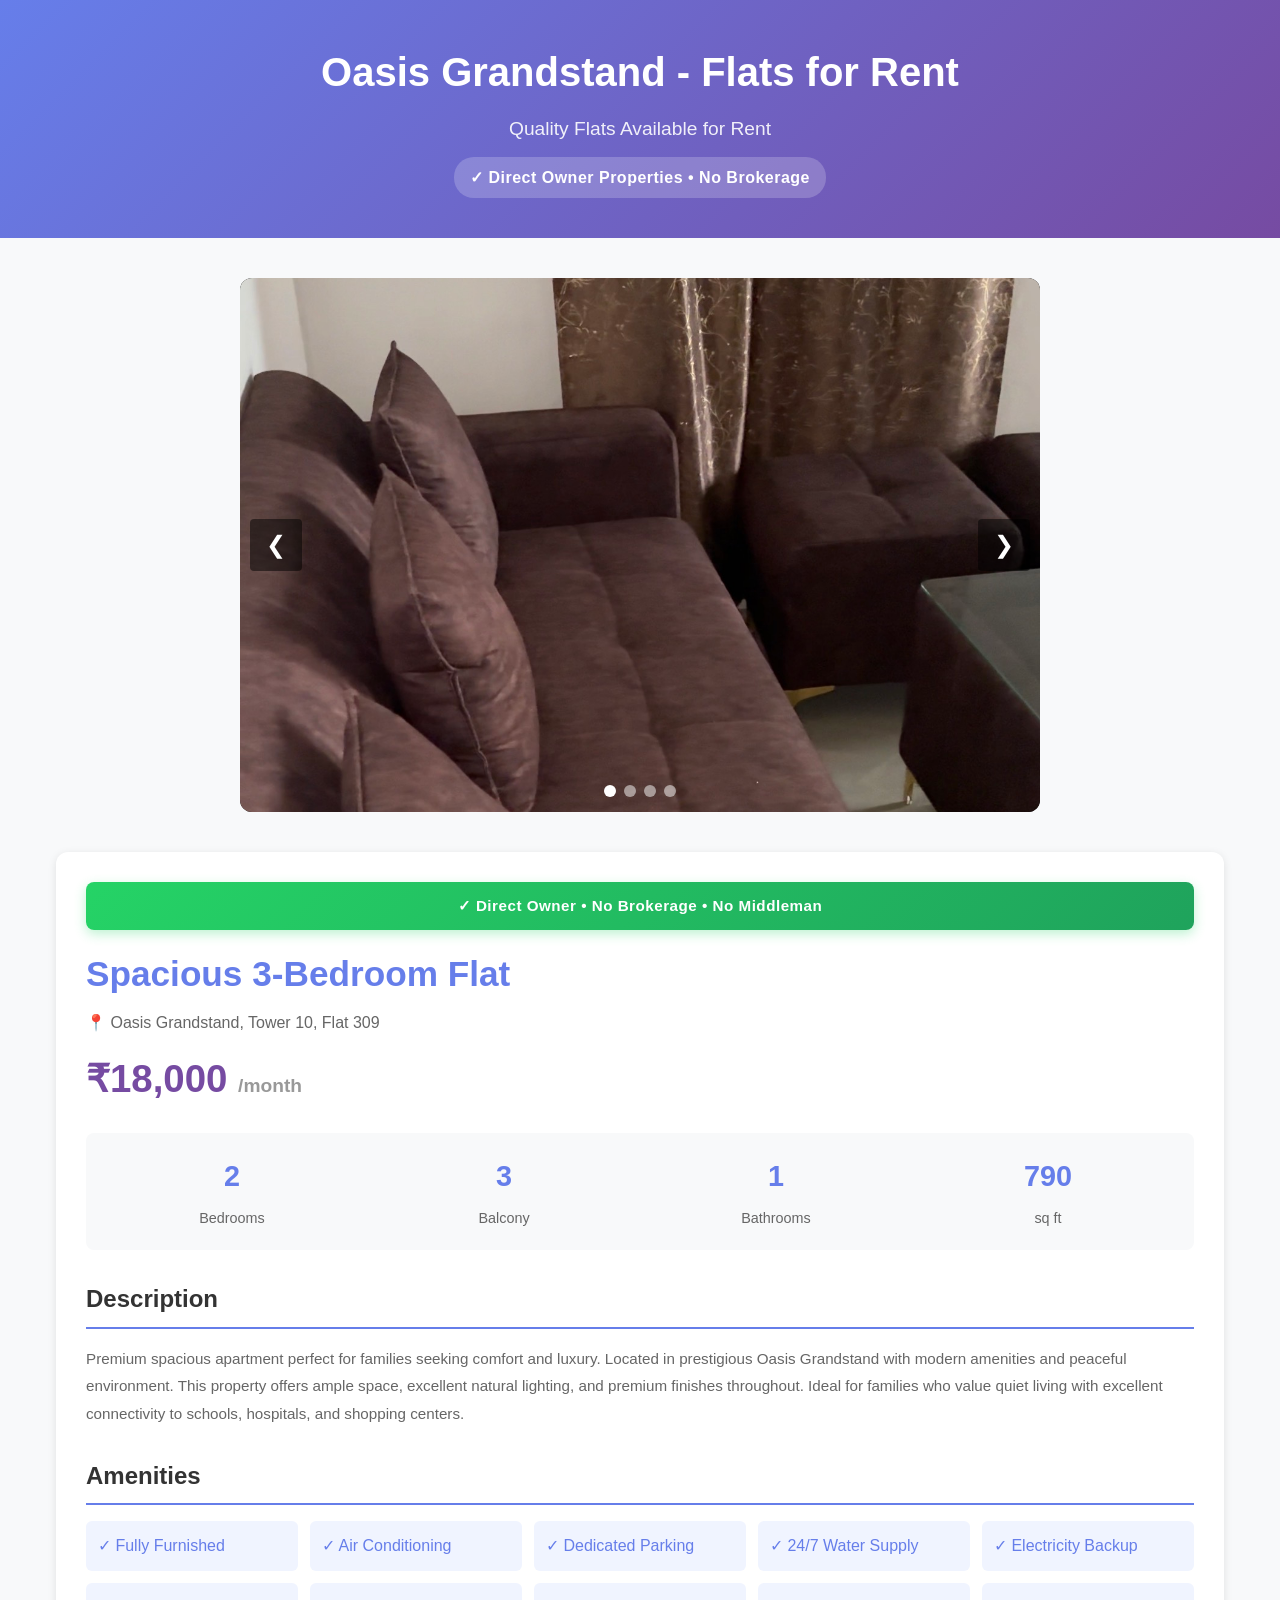
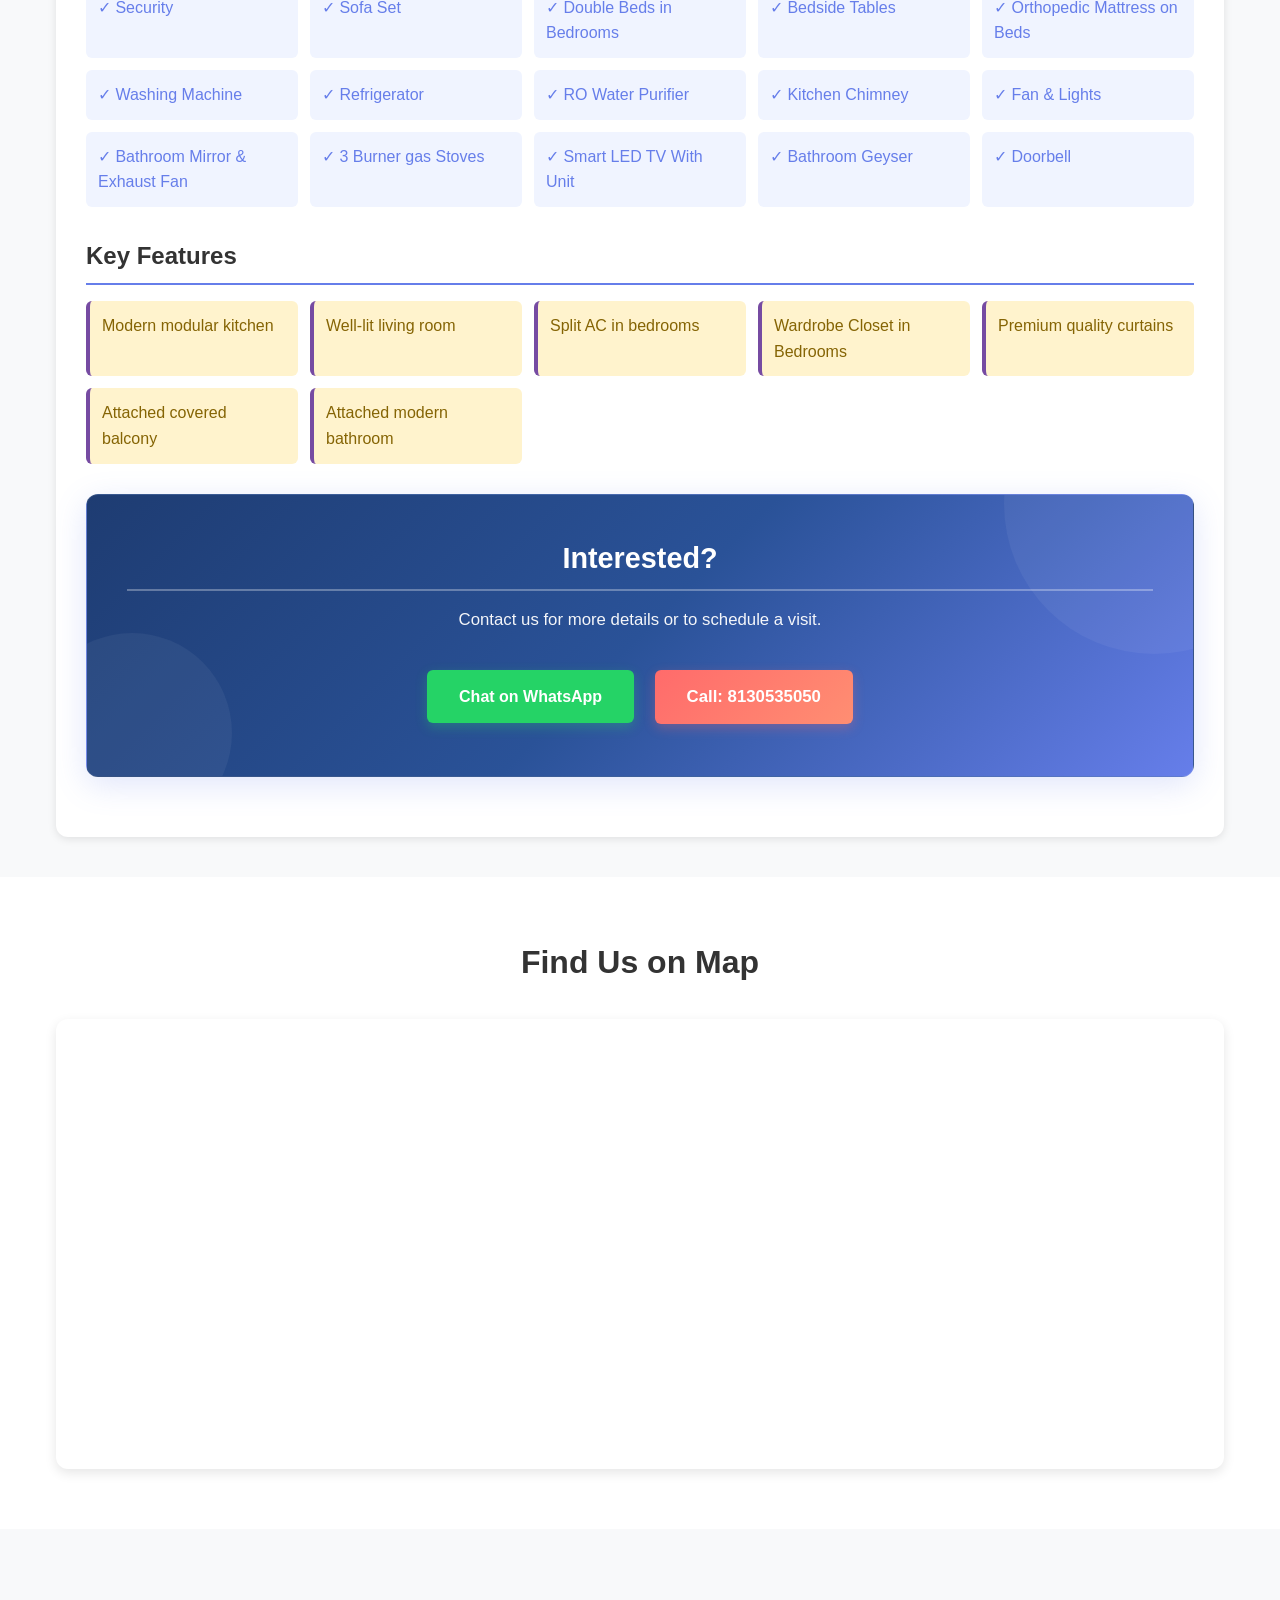
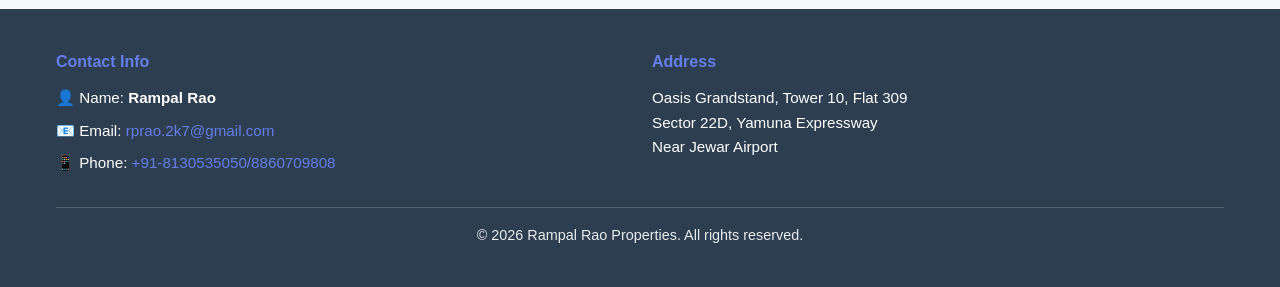
<file: property2.html>
<!DOCTYPE html>
<html lang="en">
<head>
    <meta charset="UTF-8">
    <meta name="viewport" content="width=device-width, initial-scale=1.0">
    <title>Cozy 2-BHK Flat</title>
    <link rel="stylesheet" href="styles.css">
    <link rel="stylesheet" href="property.css">
</head>
<body>
    <header>
        <div class="container">
            <h1>Oasis Grandstand - Flats for Rent</h1>
            <p class="tagline">Quality Flats Available for Rent</p>
            <p class="direct-owner-badge">✓ Direct Owner Properties • No Brokerage</p>
        </div>
    </header>

    <nav class="mobile-nav">
        <a href="index.html" class="nav-link">← Back</a>
        <a href="#contact" class="nav-link">Contact</a>
    </nav>

    <main>
        <div class="container">
            <section class="property-detail">
                <!-- Image Slider -->
                <div class="slider-container">
                    <div class="slider">
                        <img class="slide active" src="images/flat2-1.jpg" alt="Living Room">
                        <img class="slide" src="images/flat2-2.jpg" alt="Master Bedroom">
                        <img class="slide" src="images/flat2-3.jpg" alt="Kitchen">
                        <img class="slide" src="images/flat2-4.jpg" alt="Bathroom">
                        <img class="slide" src="images/flat2-5.jpg" alt="Bedroom Almira">
                        <img class="slide" src="images/flat2-6.jpg" alt="Bedroom2">
                    </div>
                    <button class="slider-btn prev" onclick="changeSlide(-1)">❮</button>
                    <button class="slider-btn next" onclick="changeSlide(1)">❯</button>
                    <div class="slider-dots">
                        <span class="dot active" onclick="currentSlide(0)"></span>
                        <span class="dot" onclick="currentSlide(1)"></span>
                        <span class="dot" onclick="currentSlide(2)"></span>
                        <span class="dot" onclick="currentSlide(3)"></span>
                    </div>
                </div>

                <!-- Video Section -->
                <!--<div class="video-section">
                    <h2>📹 Virtual Tour</h2>
                    <div class="video-container">
                        <iframe width="100%" height="500" src="https://www.youtube.com/embed/dQw4w9WgXcQ" allow="accelerometer; autoplay; clipboard-write; encrypted-media; gyroscope; picture-in-picture" allowfullscreen></iframe>
                    </div>
                    <p class="video-description">Watch a complete virtual tour of our premium 3-bedroom flat. See the spacious living areas, modern kitchen, master bedrooms, balcony, and premium amenities.</p>
                </div>-->

                <!-- Property Details -->
                <div class="property-info">
                    <div class="no-brokerage-badge">✓ Direct Owner • No Brokerage • No Middleman</div>
                    <h1>Spacious 3-Bedroom Flat</h1>
                    <p class="location">📍 Oasis Grandstand, Tower 10, Flat 309</p>
                    <p class="price-large">₹18,000 <span class="period">/month</span></p>

                    <!-- Basic Info -->
                    <div class="property-stats">
                        <div class="stat">
                            <span class="stat-value">2</span>
                            <span class="stat-label">Bedrooms</span>
                        </div>
                        <div class="stat">
                            <span class="stat-value">3</span>
                            <span class="stat-label">Balcony</span>
                        </div>
                        <div class="stat">
                            <span class="stat-value">1</span>
                            <span class="stat-label">Bathrooms</span>
                        </div>
                        <div class="stat">
                            <span class="stat-value">790</span>
                            <span class="stat-label">sq ft</span>
                        </div>
                    </div>

                    <!-- Description -->
                    <div class="description-section">
                        <h2>Description</h2>
                        <p>Premium spacious apartment perfect for families seeking comfort and luxury. Located in prestigious Oasis Grandstand with modern amenities and peaceful environment. This property offers ample space, excellent natural lighting, and premium finishes throughout. Ideal for families who value quiet living with excellent connectivity to schools, hospitals, and shopping centers.</p>
                    </div>

                    <!-- Amenities -->
                    <div class="amenities-section">
                        <h2>Amenities</h2>
                        <ul class="amenities-list">
                            <li>✓ Fully Furnished</li>
                            <li>✓ Air Conditioning</li>
                            <li>✓ Dedicated Parking</li>
                            <li>✓ 24/7 Water Supply</li>
                            <li>✓ Electricity Backup</li>
                            <li>✓ Security</li>
                            <li>✓ Sofa Set</li>
                            <li>✓ Double Beds in Bedrooms</li>
                            <li>✓ Bedside Tables</li>
                            <li>✓ Orthopedic Mattress on Beds</li>
                            <li>✓ Washing Machine</li>
                            <li>✓ Refrigerator</li>
                            <li>✓ RO Water Purifier</li>
                            <li>✓ Kitchen Chimney</li>
                            <li>✓ Fan & Lights</li>
                            <li>✓ Bathroom Mirror & Exhaust Fan</li>
                            <li>✓ 3 Burner gas Stoves</li>
                            <li>✓ Smart LED TV With Unit </li>
                            <li>✓ Bathroom Geyser</li>
                            <li>✓ Doorbell</li>
                        </ul>
                    </div>

                    <!-- Features -->
                    <div class="features-section">
                        <h2>Key Features</h2>
                        <ul class="features-list">
                            <li>Modern modular kitchen</li>
                            <li>Well-lit living room</li>
                            <li>Split AC in bedrooms</li>
                            <li>Wardrobe Closet in Bedrooms</li>
                            <li>Premium quality curtains</li>
                            <li>Attached covered balcony</li>
                            <li>Attached modern bathroom</li>
                        </ul>
                    </div>

                    <!-- Contact -->
                    <div class="contact-section">
                        <h2>Interested?</h2>
                        <p>Contact us for more details or to schedule a visit.</p>
                        <a class="whatsapp" href="https://wa.me/918130535050" target="_blank">Chat on WhatsApp</a>
                        <a class="btn btn-primary btn-large" href="tel:+918130535050">Call: 8130535050</a>
                    </div>
                </div>
            </section>
        </div>

        <!-- Google Map Section -->
        <section class="map-section">
            <div class="container">
                <h2>Find Us on Map</h2>
                <div class="map-container">
                    <iframe src="https://maps.google.com/maps?q=oasis+grandstand+yamuna+expressway&t=&z=13&ie=UTF8&iwloc=&output=embed" width="100%" height="450" style="border:0;" allowfullscreen="" loading="lazy" referrerpolicy="no-referrer-when-downgrade"></iframe>
                </div>
            </div>
        </section>
    </main>

    <footer id="contact">
        <div class="container">
            <div class="footer-content">
                <div class="footer-section">
                    <h4>Contact Info</h4>
                    <p>👤 Name: <strong>Rampal Rao</strong></p>
                    <p>📧 Email: <a href="mailto:contact@rprao.2k7@gmail.com">rprao.2k7@gmail.com</a></p>
                    <p>📱 Phone: <a href="tel:+91-8130535050">+91-8130535050/8860709808</a></p>
                </div>
                <div class="footer-section">
                    <h4>Address</h4>
                    <p>Oasis Grandstand, Tower 10, Flat 309<br />Sector 22D, Yamuna Expressway<br />Near Jewar Airport</p>
                </div>
            </div>
            <p class="copyright">&copy; 2026 Rampal Rao Properties. All rights reserved.</p>
        </div>
    </footer>

    <script src="property.js"></script>
</body>
</html>
</file>
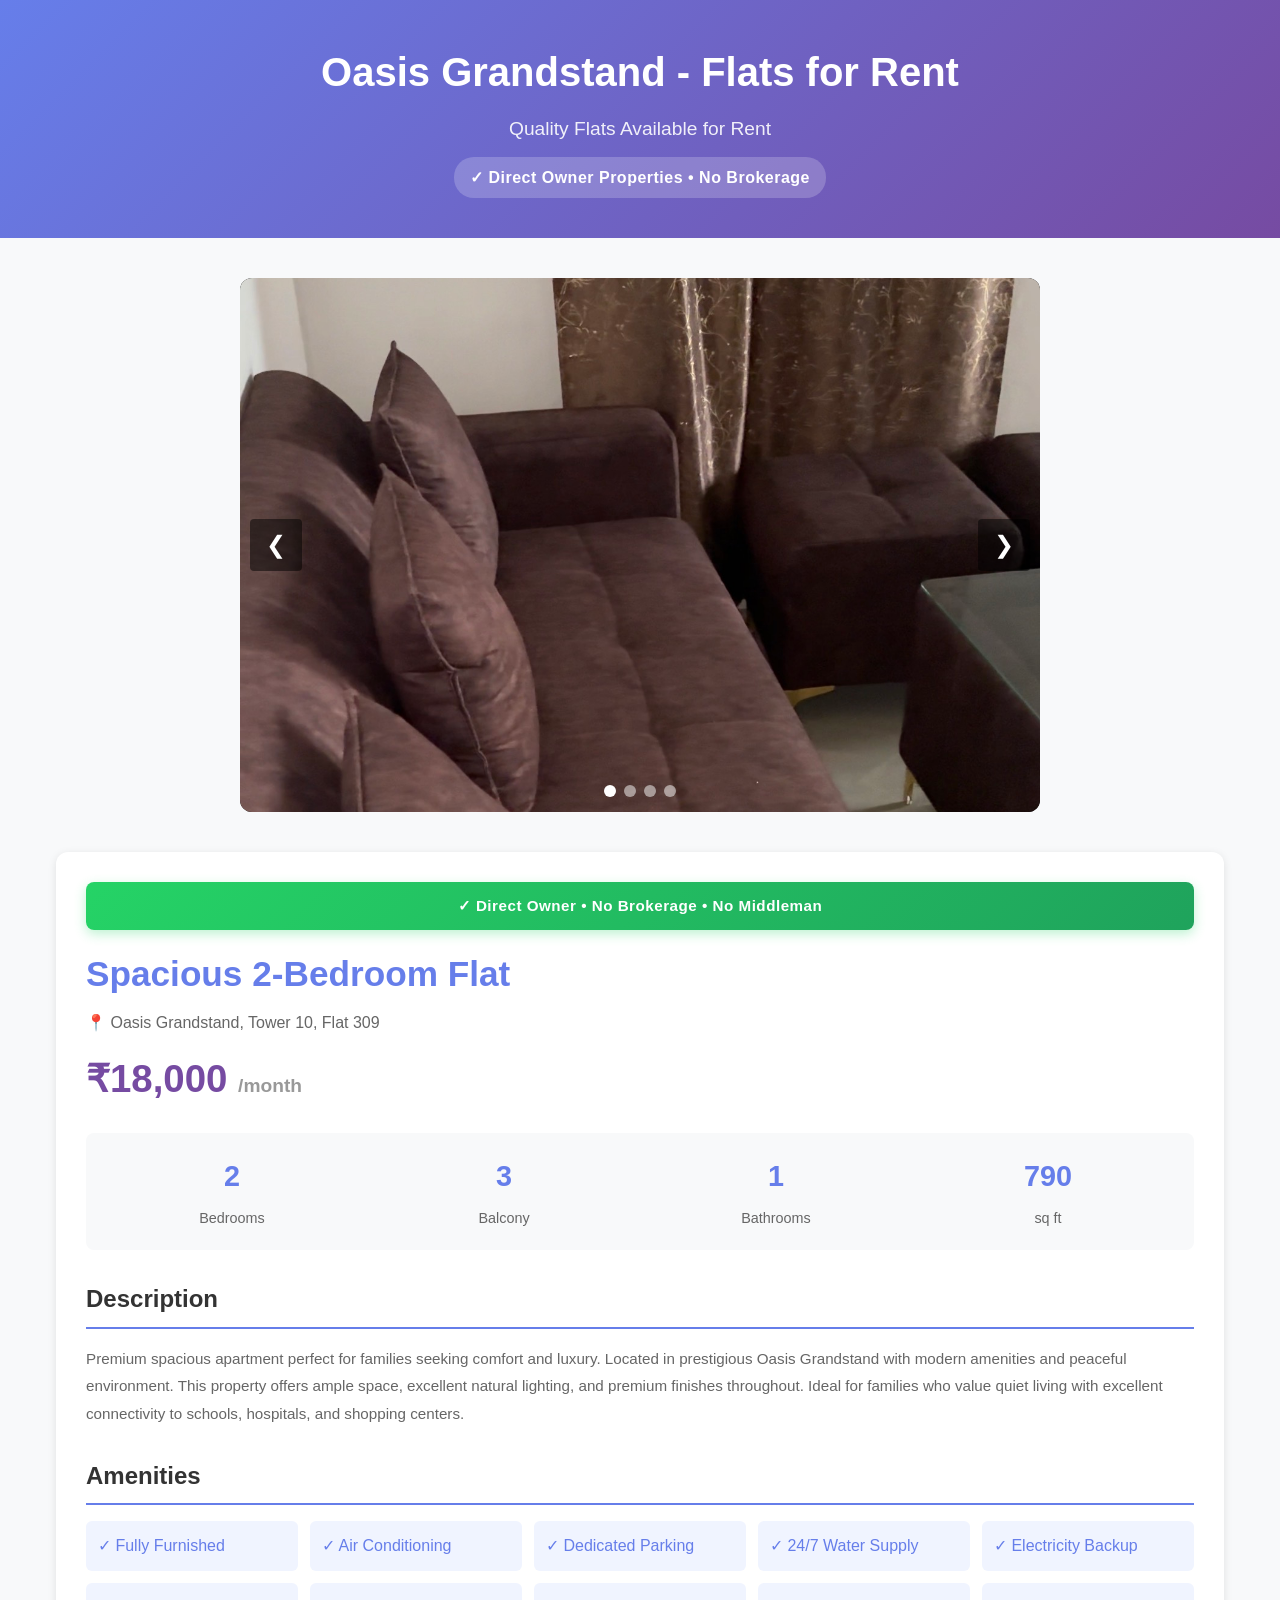
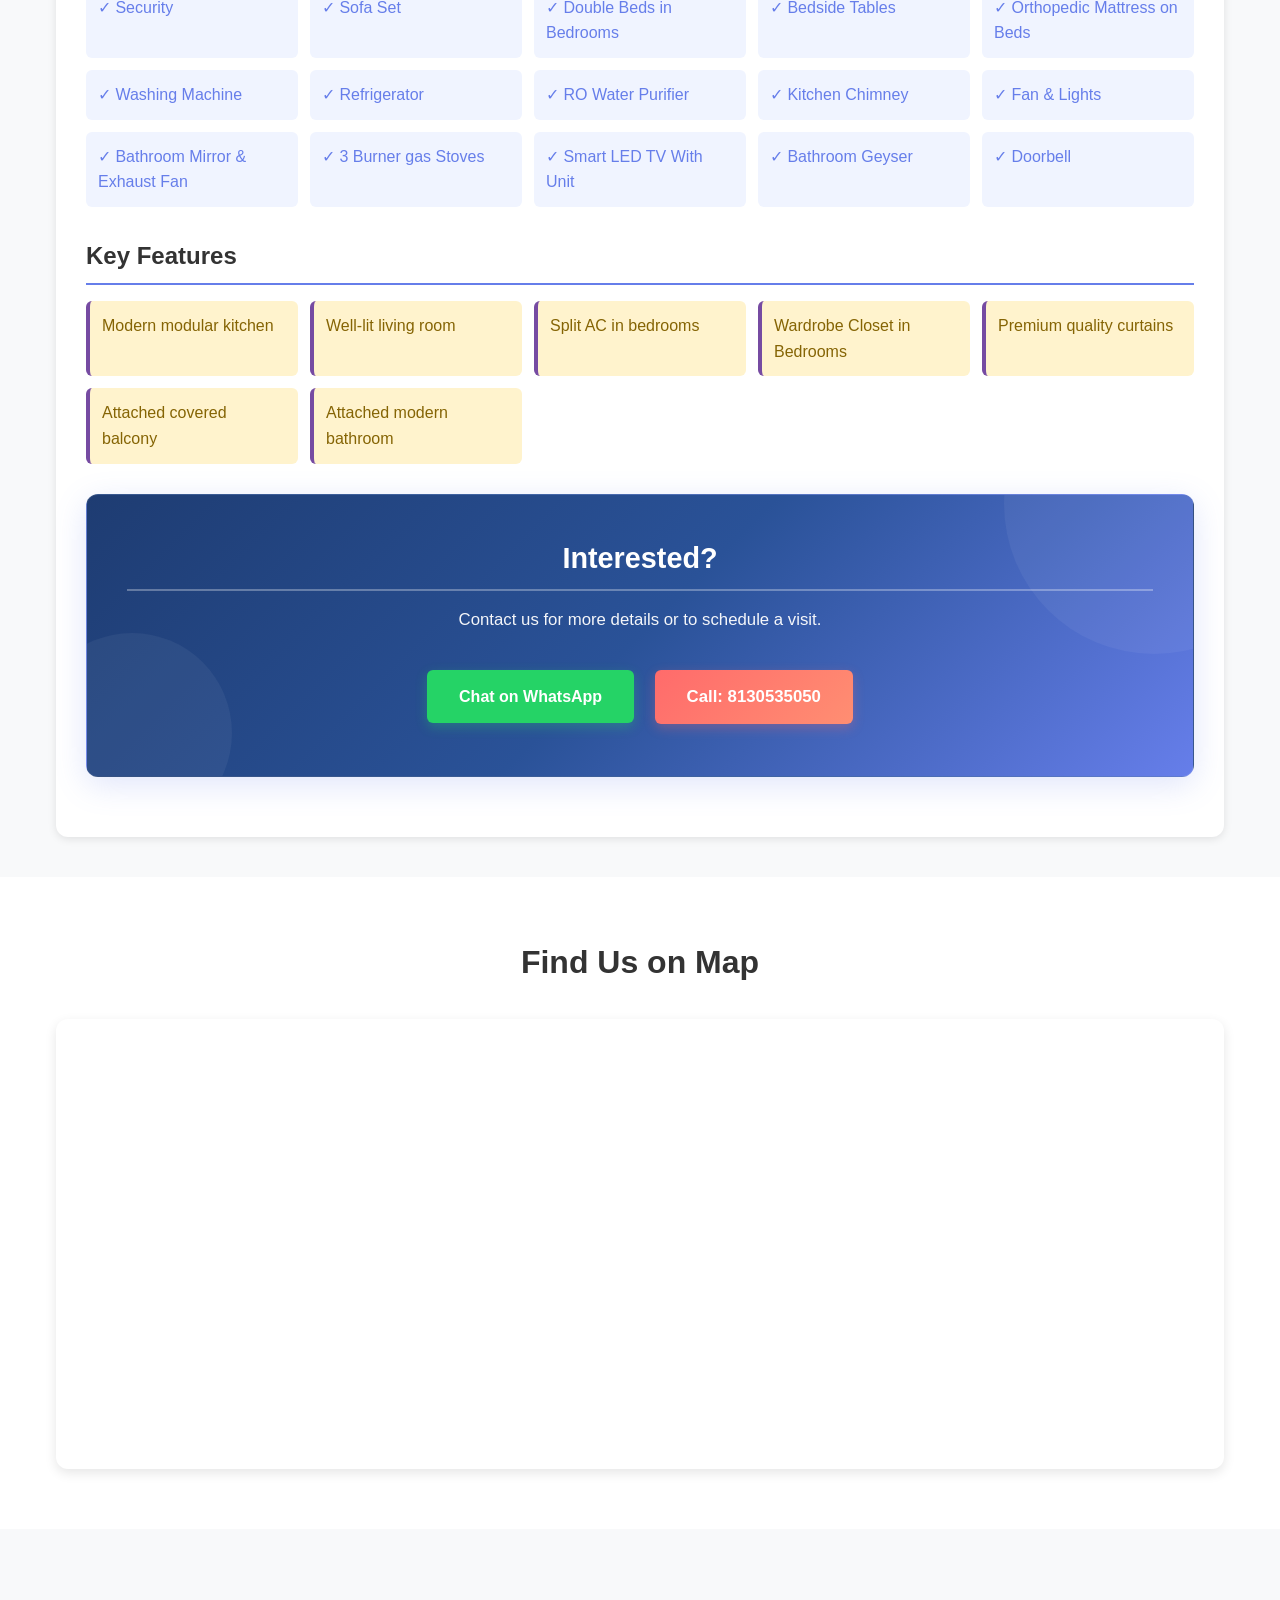
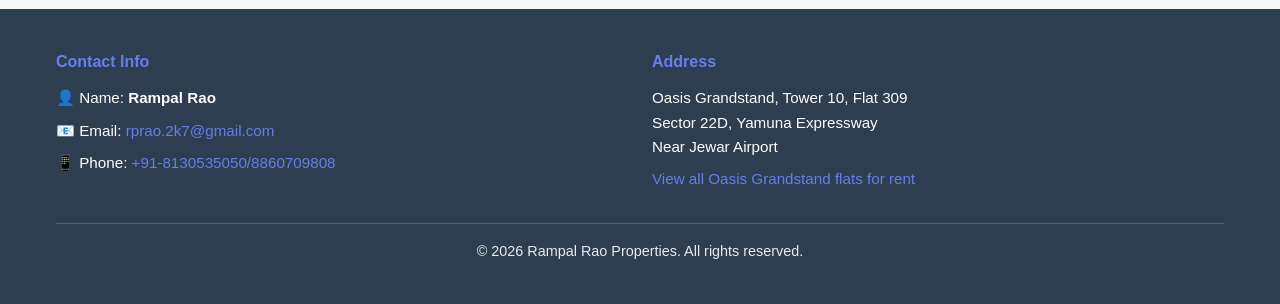
<file: sepang-309.html>
<!DOCTYPE html>
<html lang="en">
<head>
    <meta charset="UTF-8">
    <meta name="viewport" content="width=device-width, initial-scale=1.0">
    <title>2-BHK Furnished Flat in Oasis Grandstand Tower 10 | Direct Owner</title>
    <meta name="description" content="2-BHK furnished flat in Oasis Grandstand Tower 10, Flat 309, Sector 22D, Yamuna Expressway. Direct owner listing with rent, photos, amenities, parking, and contact details.">
    <meta name="robots" content="index, follow">
    <meta name="author" content="Rampal Rao Properties">
    <meta name="keywords" content="Oasis Grandstand Tower 10 flat rent, Flat 309 Oasis Grandstand, 2 BHK flat Yamuna Expressway, direct owner flat Greater Noida">
    <link rel="canonical" href="https://rentmyflat.co.in/sepang-309.html">
    <meta property="og:type" content="product">
    <meta property="og:title" content="2-BHK Furnished Flat in Oasis Grandstand Tower 10">
    <meta property="og:description" content="Direct owner 2-BHK furnished flat listing in Oasis Grandstand Tower 10, Flat 309.">
    <meta property="og:url" content="https://rentmyflat.co.in/sepang-309.html">
    <meta property="og:image" content="https://rentmyflat.co.in/images/flat2-1.jpg">
    <meta property="og:site_name" content="Rent My Flat">
    <meta name="twitter:card" content="summary_large_image">
    <meta name="twitter:title" content="2-BHK Furnished Flat in Oasis Grandstand Tower 10">
    <meta name="twitter:description" content="Direct owner listing with photos, amenities, parking, and contact details.">
    <meta name="twitter:image" content="https://rentmyflat.co.in/images/flat2-1.jpg">
    <link rel="stylesheet" href="styles.css">
    <link rel="stylesheet" href="property.css">
    <script type="application/ld+json">
    {
        "@context": "https://schema.org",
        "@type": "Apartment",
        "name": "2-BHK Furnished Flat in Oasis Grandstand Tower 10 Flat 309",
        "description": "2-BHK furnished flat in Oasis Grandstand Tower 10, Flat 309, with parking, air conditioning, security, and modern amenities.",
        "url": "https://rentmyflat.co.in/sepang-309.html",
        "image": [
            "https://rentmyflat.co.in/images/flat2-1.jpg",
            "https://rentmyflat.co.in/images/flat2-2.jpg",
            "https://rentmyflat.co.in/images/flat2-3.jpg"
        ],
        "address": {
            "@type": "PostalAddress",
            "streetAddress": "Oasis Grandstand, Tower 10, Flat 309, Sector 22D, Yamuna Expressway",
            "addressLocality": "Greater Noida",
            "addressRegion": "Uttar Pradesh",
            "addressCountry": "IN"
        },
        "floorSize": {
            "@type": "QuantitativeValue",
            "value": "790",
            "unitCode": "FTK"
        },
        "numberOfRooms": 2,
        "amenityFeature": [
            {"@type": "LocationFeatureSpecification", "name": "Fully Furnished", "value": true},
            {"@type": "LocationFeatureSpecification", "name": "Air Conditioning", "value": true},
            {"@type": "LocationFeatureSpecification", "name": "Dedicated Parking", "value": true},
            {"@type": "LocationFeatureSpecification", "name": "24/7 Security", "value": true}
        ],
        "offers": {
            "@type": "Offer",
            "price": "18000",
            "priceCurrency": "INR",
            "availability": "https://schema.org/SoldOut",
            "url": "https://rentmyflat.co.in/sepang-309.html",
            "seller": {
                "@type": "RealEstateAgent",
                "name": "Rampal Rao Properties",
                "telephone": "+91-8130535050",
                "email": "rprao.2k7@gmail.com"
            }
        }
    }
    </script>
</head>
<body>
    <header>
        <div class="container">
            <h1>Oasis Grandstand - Flats for Rent</h1>
            <p class="tagline">Quality Flats Available for Rent</p>
            <p class="direct-owner-badge">✓ Direct Owner Properties • No Brokerage</p>
        </div>
    </header>

    <nav class="mobile-nav">
        <a href="index.html" class="nav-link">← Back</a>
        <a href="#contact" class="nav-link">Contact</a>
    </nav>

    <main>
        <div class="container">
            <section class="property-detail">
                <!-- Image Slider -->
                <div class="slider-container">
                    <div class="slider">
                        <img class="slide active" src="images/flat2-1.jpg" alt="Living Room">
                        <img class="slide" src="images/flat2-2.jpg" alt="Master Bedroom">
                        <img class="slide" src="images/flat2-3.jpg" alt="Kitchen">
                        <img class="slide" src="images/flat2-4.jpg" alt="Bathroom">
                        <img class="slide" src="images/flat2-5.jpg" alt="Bedroom Almira">
                        <img class="slide" src="images/flat2-6.jpg" alt="Bedroom2">
                    </div>
                    <button class="slider-btn prev" onclick="changeSlide(-1)">❮</button>
                    <button class="slider-btn next" onclick="changeSlide(1)">❯</button>
                    <div class="slider-dots">
                        <span class="dot active" onclick="currentSlide(0)"></span>
                        <span class="dot" onclick="currentSlide(1)"></span>
                        <span class="dot" onclick="currentSlide(2)"></span>
                        <span class="dot" onclick="currentSlide(3)"></span>
                    </div>
                </div>

                <!-- Video Section -->
                <!--<div class="video-section">
                    <h2>📹 Virtual Tour</h2>
                    <div class="video-container">
                        <iframe width="100%" height="500" src="https://www.youtube.com/embed/dQw4w9WgXcQ" allow="accelerometer; autoplay; clipboard-write; encrypted-media; gyroscope; picture-in-picture" allowfullscreen></iframe>
                    </div>
                    <p class="video-description">Watch a complete virtual tour of our premium 3-bedroom flat. See the spacious living areas, modern kitchen, master bedrooms, balcony, and premium amenities.</p>
                </div>-->

                <!-- Property Details -->
                <div class="property-info">
                    <div class="no-brokerage-badge">✓ Direct Owner • No Brokerage • No Middleman</div>
                    <h1>Spacious 2-Bedroom Flat</h1>
                    <p class="location">📍 Oasis Grandstand, Tower 10, Flat 309</p>
                    <p class="price-large">₹18,000 <span class="period">/month</span></p>

                    <!-- Basic Info -->
                    <div class="property-stats">
                        <div class="stat">
                            <span class="stat-value">2</span>
                            <span class="stat-label">Bedrooms</span>
                        </div>
                        <div class="stat">
                            <span class="stat-value">3</span>
                            <span class="stat-label">Balcony</span>
                        </div>
                        <div class="stat">
                            <span class="stat-value">1</span>
                            <span class="stat-label">Bathrooms</span>
                        </div>
                        <div class="stat">
                            <span class="stat-value">790</span>
                            <span class="stat-label">sq ft</span>
                        </div>
                    </div>

                    <!-- Description -->
                    <div class="description-section">
                        <h2>Description</h2>
                        <p>Premium spacious apartment perfect for families seeking comfort and luxury. Located in prestigious Oasis Grandstand with modern amenities and peaceful environment. This property offers ample space, excellent natural lighting, and premium finishes throughout. Ideal for families who value quiet living with excellent connectivity to schools, hospitals, and shopping centers.</p>
                    </div>

                    <!-- Amenities -->
                    <div class="amenities-section">
                        <h2>Amenities</h2>
                        <ul class="amenities-list">
                            <li>✓ Fully Furnished</li>
                            <li>✓ Air Conditioning</li>
                            <li>✓ Dedicated Parking</li>
                            <li>✓ 24/7 Water Supply</li>
                            <li>✓ Electricity Backup</li>
                            <li>✓ Security</li>
                            <li>✓ Sofa Set</li>
                            <li>✓ Double Beds in Bedrooms</li>
                            <li>✓ Bedside Tables</li>
                            <li>✓ Orthopedic Mattress on Beds</li>
                            <li>✓ Washing Machine</li>
                            <li>✓ Refrigerator</li>
                            <li>✓ RO Water Purifier</li>
                            <li>✓ Kitchen Chimney</li>
                            <li>✓ Fan & Lights</li>
                            <li>✓ Bathroom Mirror & Exhaust Fan</li>
                            <li>✓ 3 Burner gas Stoves</li>
                            <li>✓ Smart LED TV With Unit </li>
                            <li>✓ Bathroom Geyser</li>
                            <li>✓ Doorbell</li>
                        </ul>
                    </div>

                    <!-- Features -->
                    <div class="features-section">
                        <h2>Key Features</h2>
                        <ul class="features-list">
                            <li>Modern modular kitchen</li>
                            <li>Well-lit living room</li>
                            <li>Split AC in bedrooms</li>
                            <li>Wardrobe Closet in Bedrooms</li>
                            <li>Premium quality curtains</li>
                            <li>Attached covered balcony</li>
                            <li>Attached modern bathroom</li>
                        </ul>
                    </div>

                    <!-- Contact -->
                    <div class="contact-section">
                        <h2>Interested?</h2>
                        <p>Contact us for more details or to schedule a visit.</p>
                        <a class="whatsapp" href="https://wa.me/918130535050" target="_blank">Chat on WhatsApp</a>
                        <a class="btn btn-primary btn-large" href="tel:+918130535050">Call: 8130535050</a>
                    </div>
                </div>
            </section>
        </div>

        <!-- Google Map Section -->
        <section class="map-section">
            <div class="container">
                <h2>Find Us on Map</h2>
                <div class="map-container">
                    <iframe src="https://maps.google.com/maps?q=oasis+grandstand+yamuna+expressway&t=&z=13&ie=UTF8&iwloc=&output=embed" width="100%" height="450" style="border:0;" allowfullscreen="" loading="lazy" referrerpolicy="no-referrer-when-downgrade"></iframe>
                </div>
            </div>
        </section>
    </main>

    <footer id="contact">
        <div class="container">
            <div class="footer-content">
                <div class="footer-section">
                    <h4>Contact Info</h4>
                    <p>👤 Name: <strong>Rampal Rao</strong></p>
                    <p>📧 Email: <a href="mailto:contact@rprao.2k7@gmail.com">rprao.2k7@gmail.com</a></p>
                    <p>📱 Phone: <a href="tel:+91-8130535050">+91-8130535050/8860709808</a></p>
                </div>
                <div class="footer-section">
                    <h4>Address</h4>
                    <p>Oasis Grandstand, Tower 10, Flat 309<br />Sector 22D, Yamuna Expressway<br />Near Jewar Airport</p>
                    <p><a href="https://rentmyflat.co.in/">View all Oasis Grandstand flats for rent</a></p>
                </div>
            </div>
            <p class="copyright">&copy; 2026 Rampal Rao Properties. All rights reserved.</p>
        </div>
    </footer>

    <script src="property.js"></script>
</body>
</html>
</file>
<file: styles.css>
* {
    margin: 0;
    padding: 0;
    box-sizing: border-box;
}

html {
    scroll-behavior: smooth;
}

body {
    font-family: -apple-system, BlinkMacSystemFont, 'Segoe UI', Roboto, Oxygen, Ubuntu, Cantarell, sans-serif;
    line-height: 1.6;
    color: #333;
    background-color: #f8f9fa;
}

.container {
    max-width: 1200px;
    margin: 0 auto;
    padding: 0 16px;
}

/* Header */
header {
    background: linear-gradient(135deg, #667eea 0%, #764ba2 100%);
    color: white;
    padding: 40px 16px;
    text-align: center;
}

header h1 {
    font-size: clamp(1.8em, 5vw, 2.5em);
    margin-bottom: 10px;
    word-break: break-word;
}

.tagline {
    font-size: clamp(1em, 4vw, 1.2em);
    opacity: 0.9;
}

.direct-owner-badge {
    font-size: clamp(0.85em, 3vw, 1em);
    background: rgba(255, 255, 255, 0.2);
    padding: 8px 16px;
    border-radius: 20px;
    display: inline-block;
    margin-top: 12px;
    font-weight: 600;
    letter-spacing: 0.5px;
}

/* Mobile Navigation */
.mobile-nav {
    display: none;
    background: #667eea;
    padding: 10px 0;
    position: sticky;
    top: 0;
    z-index: 100;
}

.mobile-nav a {
    display: inline-block;
    color: white;
    text-decoration: none;
    padding: 10px 16px;
    font-size: 0.95em;
    transition: background 0.3s ease;
}

.mobile-nav a:active {
    background: rgba(0,0,0,0.2);
}

/* Main Content */
main {
    padding: 40px 0;
}

.listings h2 {
    text-align: center;
    font-size: clamp(1.5em, 5vw, 2em);
    margin-bottom: 30px;
    color: #333;
}

/* Flat Cards */
.flat-card {
    background: white;
    border-radius: 12px;
    overflow: hidden;
    margin-bottom: 30px;
    box-shadow: 0 2px 8px rgba(0,0,0,0.1);
    transition: transform 0.3s ease, box-shadow 0.3s ease;
    display: grid;
    grid-template-columns: 1fr 1fr;
    gap: 0;
}

.flat-card:active,
.flat-card:hover {
    transform: translateY(-4px);
    box-shadow: 0 4px 16px rgba(0,0,0,0.15);
}

.flat-image-wrapper {
    overflow: hidden;
    background: #e9ecef;
    min-height: 250px;
    position: relative;
}

.flat-card img {
    width: 100%;
    height: 100%;
    object-fit: cover;
    display: block;
}

.rented-out-strip {
    position: absolute;
    top: 10px;
    right: -40px;
    background: linear-gradient(135deg, #ff4757 0%, #ff6348 100%);
    color: white;
    padding: 8px 30px 8px 90px;
    font-weight: 700;
    font-size: 0.8em;
    letter-spacing: 1px;
    transform: rotate(45deg);
    box-shadow: 0 4px 8px rgba(0, 0, 0, 0.3);
    text-shadow: 0 2px 4px rgba(0, 0, 0, 0.2);
    white-space: nowrap;
    min-width: 220px;
}

.flat-details {
    padding: 24px;
    display: flex;
    flex-direction: column;
    justify-content: space-between;
}

.flat-details h3 {
    font-size: clamp(1.3em, 4vw, 1.8em);
    color: #667eea;
    margin-bottom: 8px;
}

.location {
    color: #666;
    font-size: 1em;
    margin-bottom: 12px;
}

.features {
    list-style: none;
    display: grid;
    grid-template-columns: 1fr 1fr;
    gap: 8px;
    margin-bottom: 12px;
    font-size: 0.9em;
}

.features li {
    padding: 6px 0;
    border-bottom: 1px solid #eee;
}

.features li:before {
    content: "✓ ";
    color: #667eea;
    font-weight: bold;
}

.description {
    color: #666;
    margin-bottom: 16px;
    font-size: 0.9em;
    line-height: 1.5;
}

.price {
    font-size: clamp(1.3em, 4vw, 1.8em);
    color: #764ba2;
    font-weight: bold;
    margin-bottom: 16px;
}

.period {
    font-size: 0.55em;
    color: #999;
}

/* Buttons */
.btn {
    padding: 14px 24px;
    border: none;
    border-radius: 6px;
    font-size: 1em;
    cursor: pointer;
    transition: all 0.3s ease;
    font-weight: 600;
    text-align: center;
    min-height: 44px;
    display: flex;
    align-items: center;
    justify-content: center;
}

.btn-primary {
    background: linear-gradient(135deg, #667eea 0%, #764ba2 100%);
    color: white;
}

.btn-primary:active {
    transform: scale(0.98);
}

.btn-primary:hover {
    opacity: 0.9;
}

/* Footer */
footer {
    background: #2c3e50;
    color: white;
    padding: 40px 16px;
    margin-top: 40px;
}

.footer-content {
    display: grid;
    grid-template-columns: repeat(auto-fit, minmax(200px, 1fr));
    gap: 24px;
    margin-bottom: 24px;
}

.footer-section h4 {
    margin-bottom: 12px;
    color: #667eea;
}

.footer-section p {
    margin-bottom: 8px;
    font-size: 0.95em;
}

footer a {
    color: #667eea;
    text-decoration: none;
    transition: opacity 0.3s ease;
}

footer a:active,
footer a:hover {
    opacity: 0.8;
}

.copyright {
    text-align: center;
    border-top: 1px solid rgba(255,255,255,0.2);
    padding-top: 16px;
    font-size: 0.9em;
    opacity: 0.9;
}

#visit-counter {
    margin-left: 12px;
    padding: 4px 8px;
    background: rgba(255,255,255,0.1);
    border-radius: 4px;
    display: inline-block;
}

#visit-counter strong {
    color: #FFD700;
    font-weight: 700;
}

/* Tablet (768px and below) */
@media (max-width: 768px) {
    .container {
        padding: 0 12px;
    }

    header {
        padding: 30px 12px;
    }

    header h1 {
        font-size: 1.6em;
    }

    .tagline {
        font-size: 1em;
    }

    .direct-owner-badge {
        font-size: 0.8em;
        padding: 6px 12px;
        margin-top: 10px;
    }

    .mobile-nav {
        display: flex;
        gap: 0;
    }

    .mobile-nav a {
        flex: 1;
        text-align: center;
        padding: 12px 8px;
    }

    main {
        padding: 30px 0;
    }

    .listings h2 {
        font-size: 1.4em;
        margin-bottom: 24px;
    }

    .flat-card {
        grid-template-columns: 1fr;
        margin-bottom: 24px;
    }

    .flat-image-wrapper {
        min-height: 280px;
    }

    .flat-details {
        padding: 20px;
    }

    .flat-details h3 {
        font-size: 1.4em;
    }

    .features {
        grid-template-columns: 1fr 1fr;
    }

    .footer-content {
        grid-template-columns: 1fr;
        gap: 16px;
    }
}

/* Mobile (480px and below) */
@media (max-width: 480px) {
    .container {
        padding: 0 12px;
    }

    header {
        padding: 24px 12px;
    }

    header h1 {
        font-size: 1.4em;
    }

    .tagline {
        font-size: 0.9em;
    }

    .direct-owner-badge {
        font-size: 0.75em;
        padding: 6px 10px;
        margin-top: 8px;
        letter-spacing: 0px;
    }

    .mobile-nav {
        padding: 24px 0;
    }

    .listings h2 {
        font-size: 1.2em;
        margin-bottom: 20px;
    }

    .flat-details {
        padding: 16px;
    }

    .flat-details h3 {
        font-size: 1.2em;
        margin-bottom: 6px;
    }

    .location {
        font-size: 0.9em;
    }

    .features {
        grid-template-columns: 1fr;
        gap: 4px;
        font-size: 0.85em;
    }

    .features li {
        padding: 4px 0;
    }

    .description {
        font-size: 0.85em;
        margin-bottom: 12px;
    }

    .price {
        font-size: 1.4em;
        margin-bottom: 12px;
    }

    .btn {
        padding: 12px 20px;
        min-height: 40px;
        font-size: 0.95em;
    }

    footer {
        padding: 30px 12px;
    }

    .footer-content {
        gap: 12px;
    }

    .footer-section h4 {
        font-size: 0.95em;
    }

    .footer-section p {
        font-size: 0.85em;
    }

    .copyright {
        font-size: 0.8em;
    }
}

/* Map Section */
.map-section {
    background: white;
    padding: 60px 0;
    margin-bottom: 0;
}

.map-section h2 {
    text-align: center;
    font-size: clamp(1.5em, 5vw, 2em);
    margin-bottom: 30px;
    color: #333;
}

.map-container {
    width: 100%;
    border-radius: 12px;
    overflow: hidden;
    box-shadow: 0 4px 12px rgba(0, 0, 0, 0.1);
}

.map-container iframe {
    width: 100%;
    display: block;
    border: none;
}

@media (max-width: 768px) {
    .map-section {
        padding: 40px 0;
    }

    .map-section h2 {
        font-size: 1.4em;
        margin-bottom: 20px;
    }

    .map-container iframe {
        height: 350px !important;
    }
}

@media (max-width: 480px) {
    .map-section {
        padding: 30px 0;
    }

    .map-section h2 {
        font-size: 1.2em;
        margin-bottom: 16px;
    }

    .map-container iframe {
        height: 280px !important;
    }

    #visit-counter {
        display: block;
        margin-left: 0;
        margin-top: 12px;
        font-size: 0.85em;
    }
}
</file>
<file: property.css>
/* Image Slider */
.slider-container {
    position: relative;
    width: 100%;
    max-width: 800px;
    margin: 0 auto 40px;
    background: #000;
    border-radius: 12px;
    overflow: hidden;
}

.slider {
    position: relative;
    width: 100%;
    padding-bottom: 66.67%;
}

.slide {
    position: absolute;
    top: 0;
    left: 0;
    width: 100%;
    height: 100%;
    object-fit: cover;
    opacity: 0;
    transition: opacity 0.5s ease-in-out;
}

.slide.active {
    opacity: 1;
}

.slider-btn {
    position: absolute;
    top: 50%;
    transform: translateY(-50%);
    background: rgba(0,0,0,0.5);
    color: white;
    border: none;
    padding: 12px 16px;
    font-size: 1.5em;
    cursor: pointer;
    z-index: 10;
    transition: background 0.3s ease;
    border-radius: 4px;
}

.slider-btn:hover,
.slider-btn:active {
    background: rgba(0,0,0,0.8);
}

.slider-btn.prev {
    left: 10px;
}

.slider-btn.next {
    right: 10px;
}

.slider-dots {
    position: absolute;
    bottom: 15px;
    left: 50%;
    transform: translateX(-50%);
    display: flex;
    gap: 8px;
    z-index: 10;
}

.dot {
    width: 12px;
    height: 12px;
    border-radius: 50%;
    background: rgba(255,255,255,0.5);
    cursor: pointer;
    transition: background 0.3s ease;
}

.dot.active {
    background: white;
}

.dot:hover {
    background: rgba(255,255,255,0.8);
}

/* Property Details */
.property-detail {
    margin-bottom: 40px;
}

/* Video Section */
.video-section {
    background: white;
    padding: 30px;
    border-radius: 12px;
    box-shadow: 0 2px 8px rgba(0,0,0,0.1);
    margin-bottom: 30px;
}

.video-section h2 {
    font-size: 1.6em;
    color: #667eea;
    margin-bottom: 20px;
    text-align: center;
}

.video-container {
    width: 100%;
    max-width: 900px;
    margin: 0 auto 20px;
    border-radius: 8px;
    overflow: hidden;
    box-shadow: 0 4px 12px rgba(0,0,0,0.1);
}

.video-container iframe {
    width: 100%;
    display: block;
    min-height: 400px;
}

.video-description {
    color: #666;
    font-size: 0.95em;
    line-height: 1.6;
    text-align: center;
    margin-top: 16px;
}

.property-info {
    background: white;
    padding: 30px;
    border-radius: 12px;
    box-shadow: 0 2px 8px rgba(0,0,0,0.1);
}

.no-brokerage-badge {
    background: linear-gradient(135deg, #25D366 0%, #1fa35c 100%);
    color: white;
    padding: 12px 16px;
    border-radius: 8px;
    font-weight: 600;
    font-size: 0.95em;
    margin-bottom: 16px;
    text-align: center;
    box-shadow: 0 4px 12px rgba(37, 211, 102, 0.3);
    letter-spacing: 0.5px;
}

.property-info h1 {
    font-size: clamp(1.8em, 5vw, 2.2em);
    color: #667eea;
    margin-bottom: 8px;
}

.price-large {
    font-size: clamp(1.8em, 5vw, 2.4em);
    color: #764ba2;
    font-weight: bold;
    margin-bottom: 24px;
}

.period {
    font-size: 0.5em;
    color: #999;
}

/* Property Stats */
.property-stats {
    display: grid;
    grid-template-columns: repeat(auto-fit, minmax(120px, 1fr));
    gap: 20px;
    margin-bottom: 30px;
    padding: 20px;
    background: #f8f9fa;
    border-radius: 8px;
}

.stat {
    text-align: center;
}

.stat-value {
    display: block;
    font-size: 1.8em;
    font-weight: bold;
    color: #667eea;
    margin-bottom: 8px;
}

.stat-label {
    display: block;
    font-size: 0.9em;
    color: #666;
}

/* Sections */
.description-section,
.amenities-section,
.features-section,
.contact-section {
    margin-bottom: 30px;
}

.description-section h2,
.amenities-section h2,
.features-section h2,
.contact-section h2 {
    font-size: 1.5em;
    color: #333;
    margin-bottom: 16px;
    border-bottom: 2px solid #667eea;
    padding-bottom: 8px;
}

.description-section p {
    color: #666;
    line-height: 1.8;
    font-size: 0.95em;
}

/* Amenities List */
.amenities-list {
    list-style: none;
    display: grid;
    grid-template-columns: repeat(auto-fit, minmax(200px, 1fr));
    gap: 12px;
}

.amenities-list li {
    padding: 12px;
    background: #f0f4ff;
    border-radius: 6px;
    color: #667eea;
    font-weight: 500;
}

/* Features List */
.features-list {
    list-style: none;
    display: grid;
    grid-template-columns: repeat(auto-fit, minmax(200px, 1fr));
    gap: 12px;
}

.features-list li {
    padding: 12px;
    background: #fff3cd;
    border-radius: 6px;
    color: #856404;
    font-weight: 500;
    border-left: 4px solid #764ba2;
}

/* Contact Section */
.contact-section {
    background: linear-gradient(135deg, #1e3c72 0%, #2a5298 50%, #667eea 100%);
    color: white;
    padding: 40px;
    border-radius: 12px;
    text-align: center;
    box-shadow: 0 8px 32px rgba(102, 126, 234, 0.2);
    border: 1px solid rgba(255, 255, 255, 0.1);
    position: relative;
    overflow: hidden;
}

.contact-section::before {
    content: '';
    position: absolute;
    top: -50%;
    right: -10%;
    width: 300px;
    height: 300px;
    background: rgba(255, 255, 255, 0.05);
    border-radius: 50%;
    z-index: 0;
}

.contact-section::after {
    content: '';
    position: absolute;
    bottom: -20%;
    left: -5%;
    width: 200px;
    height: 200px;
    background: rgba(255, 255, 255, 0.05);
    border-radius: 50%;
    z-index: 0;
}

.contact-section h2 {
    color: white;
    border-bottom-color: rgba(255, 255, 255, 0.3);
    position: relative;
    z-index: 1;
    font-size: 1.8em;
    margin-bottom: 16px;
    font-weight: 700;
}

.contact-section p {
    margin-bottom: 24px;
    font-size: 1.05em;
    position: relative;
    z-index: 1;
    line-height: 1.6;
    opacity: 0.95;
}

.btn-large {
    font-size: 1.1em;
    padding: 16px 40px;
    min-height: 48px;
}

/* WhatsApp Link */
.contact-section .whatsapp {
    display: inline-block;
    background: #25D366;
    color: white;
    padding: 14px 32px;
    border-radius: 6px;
    text-decoration: none;
    font-weight: 600;
    margin: 12px 8px;
    transition: all 0.3s ease;
    position: relative;
    z-index: 1;
    font-size: 1em;
    min-height: 44px;
    display: inline-flex;
    align-items: center;
    box-shadow: 0 4px 12px rgba(37, 211, 102, 0.3);
}

.contact-section .whatsapp:hover,
.contact-section .whatsapp:active {
    background: #1fa35c;
    transform: translateY(-2px);
    box-shadow: 0 6px 16px rgba(37, 211, 102, 0.4);
}

.contact-section .btn-primary {
    background: linear-gradient(135deg, #FF6B6B 0%, #FF8E72 100%);
    color: white;
    padding: 14px 32px;
    margin: 12px 8px;
    position: relative;
    z-index: 1;
    font-size: 1.05em;
    min-height: 48px;
    box-shadow: 0 4px 12px rgba(255, 107, 107, 0.3);
    transition: all 0.3s ease;
    text-decoration: none;
    display: inline-flex;
    align-items: center;
}

.contact-section .btn-primary:hover,
.contact-section .btn-primary:active {
    transform: translateY(-2px);
    box-shadow: 0 6px 16px rgba(255, 107, 107, 0.4);
}

/* Tablet Responsiveness */
@media (max-width: 768px) {
    .video-section {
        padding: 20px;
        margin-bottom: 20px;
    }

    .video-section h2 {
        font-size: 1.4em;
        margin-bottom: 16px;
    }

    .video-container iframe {
        min-height: 300px;
    }

    .video-description {
        font-size: 0.9em;
    }

    .property-info {
        padding: 20px;
    }

    .no-brokerage-badge {
        font-size: 0.9em;
        padding: 10px 14px;
        margin-bottom: 14px;
    }

    .property-info h1 {
        font-size: 1.6em;
    }

    .price-large {
        font-size: 1.8em;
    }

    .property-stats {
        grid-template-columns: 1fr 1fr 1fr;
        gap: 12px;
        padding: 16px;
    }

    .amenities-list,
    .features-list {
        grid-template-columns: 1fr;
    }

    .amenities-list li,
    .features-list li {
        padding: 10px;
        font-size: 0.9em;
    }

    .contact-section {
        padding: 28px;
    }
}

/* Mobile Responsiveness */
@media (max-width: 480px) {
    .video-section {
        padding: 16px;
        margin-bottom: 16px;
    }

    .video-section h2 {
        font-size: 1.2em;
        margin-bottom: 14px;
    }

    .video-container iframe {
        min-height: 220px;
    }

    .video-description {
        font-size: 0.85em;
        margin-top: 12px;
    }

    .property-info {
        padding: 16px;
    }

    .no-brokerage-badge {
        font-size: 0.85em;
        padding: 10px 12px;
        margin-bottom: 12px;
    }

    .property-info h1 {
        font-size: 1.4em;
    }

    .price-large {
        font-size: 1.6em;
    }

    .property-stats {
        grid-template-columns: 1fr;
        gap: 8px;
        padding: 12px;
    }

    .slider-btn {
        padding: 10px 12px;
        font-size: 1.2em;
    }

    .slider-btn.prev {
        left: 5px;
    }

    .slider-btn.next {
        right: 5px;
    }

    .description-section h2,
    .amenities-section h2,
    .features-section h2,
    .contact-section h2 {
        font-size: 1.2em;
    }

    .amenities-list li,
    .features-list li {
        padding: 8px;
        font-size: 0.85em;
    }

    .contact-section {
        padding: 20px;
    }

    .contact-section h2 {
        font-size: 1.4em;
    }

    .contact-section .whatsapp,
    .contact-section .btn-primary {
        display: flex;
        width: 100%;
        justify-content: center;
        margin: 10px 0;
        padding: 14px 20px;
    }

    .btn-large {
        font-size: 1em;
        padding: 14px 30px;
    }
}let currentSlideIndex = 0;

function changeSlide(n) {
    showSlide(currentSlideIndex += n);
}

function currentSlide(n) {
    showSlide(currentSlideIndex = n);
}

function showSlide(n) {
    const slides = document.querySelectorAll('.slide');
    const dots = document.querySelectorAll('.dot');

    if (n >= slides.length) {
        currentSlideIndex = 0;
    }
    if (n < 0) {
        currentSlideIndex = slides.length - 1;
    }

    slides.forEach(slide => slide.classList.remove('active'));
    dots.forEach(dot => dot.classList.remove('active'));

    slides[currentSlideIndex].classList.add('active');
    dots[currentSlideIndex].classList.add('active');
}
</file>
